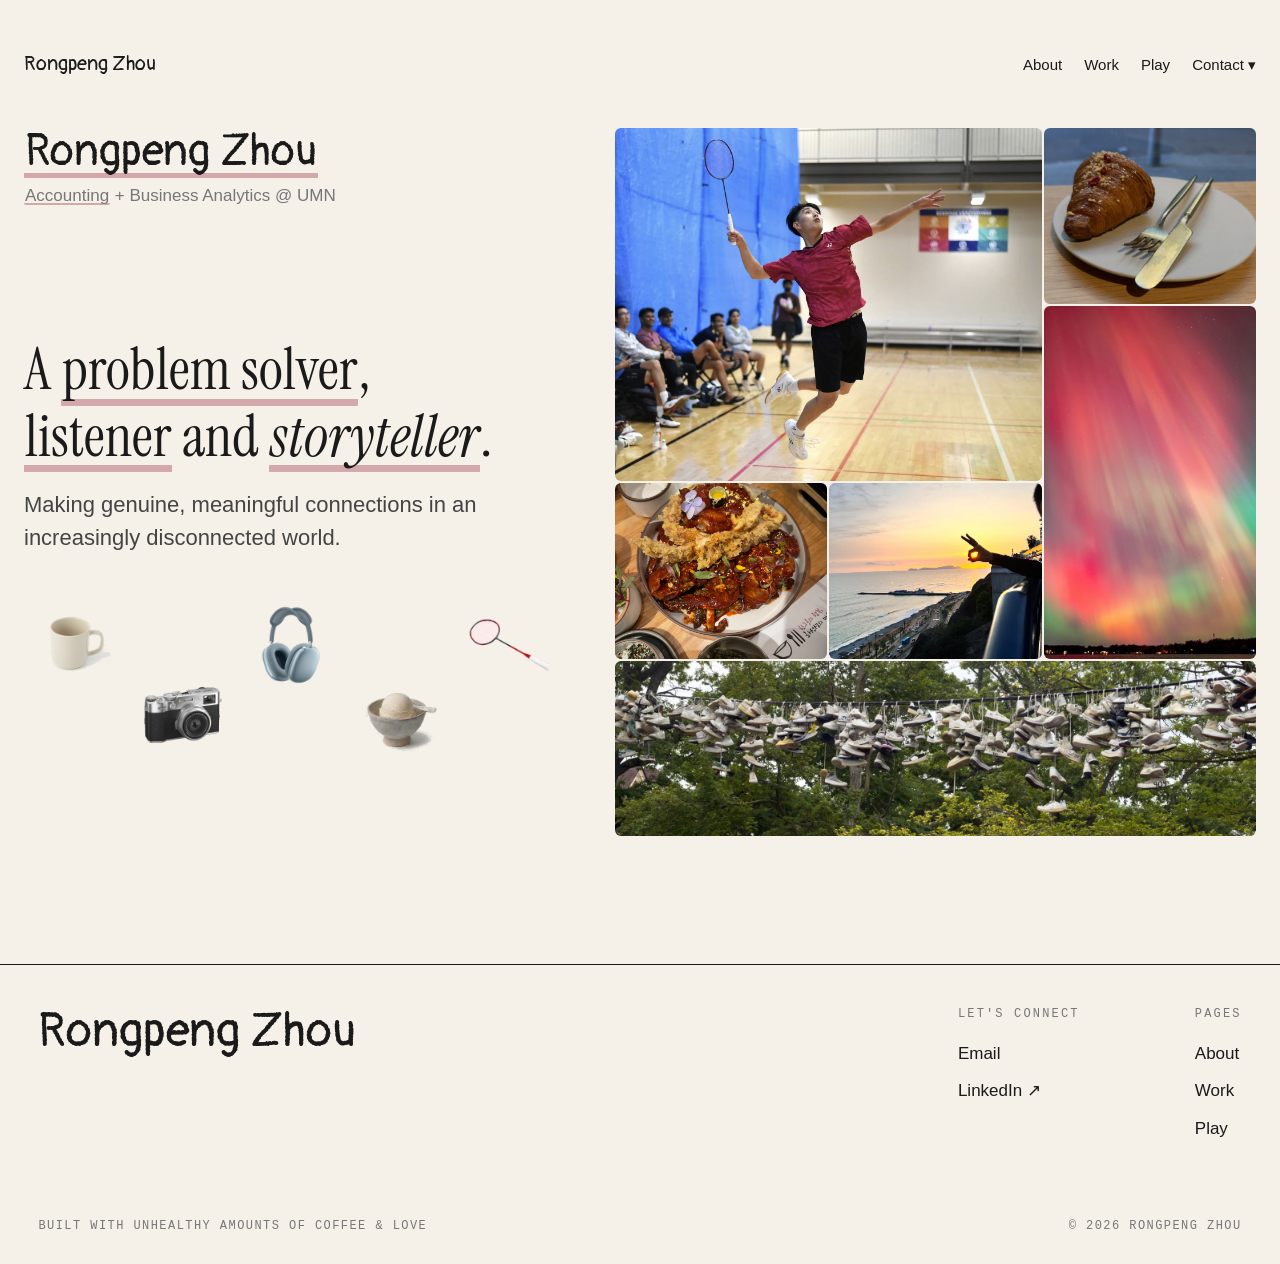
<file: index.html>
<!DOCTYPE html>
<!-- ═══════════════════════════════════════════════════════════════
     index.html — the homepage

     This file holds the CONTENT (words, links, photos).
       • Looks / colours / sizes  → home.css
       • Click behaviour + the text inside each detail card → home.js

     Sections, top to bottom:
       1. <head>    page title + fonts + stylesheet
       2. Header    your name, subtitle, nav links
       3. Intro     the one-sentence intro
       4. Five things  the row of icon buttons
       5. Stage     photo collage / detail card
       6. Footer

     Tip: everything inside a comment block like this one is ignored by browsers.
     ═══════════════════════════════════════════════════════════════ -->
<html lang="en">
<head>
  <meta charset="UTF-8">
  <!-- Makes the page scale properly on phones. Don't remove. -->
  <meta name="viewport" content="width=device-width, initial-scale=1.0">

  <!-- Text shown on the browser tab. -->
  <title>Rongpeng Zhou</title>

  <!-- Google Fonts: Pangolin (your name, titles), Patrick Hand (icon labels)
       and ZCOOL KuaiLe (your Chinese name, since Pangolin has no Chinese characters).
       To try a different font: pick one at fonts.google.com, replace the
       family= part of this link, then update font-family in home.css. -->
  <link rel="preconnect" href="https://fonts.googleapis.com">
  <link rel="preconnect" href="https://fonts.gstatic.com" crossorigin>
  <link href="https://fonts.googleapis.com/css2?family=Instrument+Serif:ital@0;1&family=Pangolin&family=Patrick+Hand&family=ZCOOL+KuaiLe&display=swap" rel="stylesheet">

  <!-- All the styling for this page. -->
  <link rel="stylesheet" href="css/home.css">
</head>
<body>

  <!-- Everything above the footer lives inside .page (max width + side padding set in home.css). -->
  <main class="page home">

    <!-- ───────── Header: name + nav ─────────
         The <u> around your name draws the highlighter band
         (styled in section 10 of home.css). Remove <u></u> to drop it.

         Your name is a button: clicking it swaps between the two names below
         (the swap itself happens in home.js).
           data-en = English name
           data-zh = Chinese name   ← TODO: type your Chinese name here
         The text inside <u> is what shows when the page first loads, so keep
         it the same as data-en. -->
    <header class="top">
      <!-- Top bar: small name (links back to the homepage) on the left,
           nav links on the right. Styled in section 3 of home.css. -->
      <div class="topbar">
        <a class="home-link" href="index.html">Rongpeng Zhou</a>

        <!-- Nav links. about.html and play.html don't exist yet; create them when you're ready.
             To add a page: copy one <a> line, change href (the file) and the text.
             Remember to update the "Pages" list in the footer too. -->
        <nav class="nav" aria-label="Main">
          <a href="about.html">About</a>
          <a href="work.html">Work</a>
          <a href="play.html">Play</a>
          <!-- Contact dropdown: clicking "Contact" opens a small menu with these
               links (the open/close is in js/nav.js, styles in section 3 of home.css).
               To add a link, copy one <a> line inside .contact-list. -->
          <div class="contact-menu">
            <button class="contact-toggle" type="button" aria-expanded="false" aria-controls="contact-list">Contact <span class="caret" aria-hidden="true">▾</span></button>
            <div class="contact-list" id="contact-list" hidden>
              <a href="mailto:ares.rongpeng.zhou07@gmail.com">Email</a>
              <a href="https://www.linkedin.com/in/zhourongpeng" target="_blank" rel="noopener">LinkedIn <span aria-hidden="true">↗</span></a>
            </div>
          </div>
        </nav>
      </div>

      <!-- Big underlined name + subtitle, below the top bar. -->
      <div class="who">
        <h1 class="name">
          <button class="name-toggle" id="name-toggle" type="button"
                  data-en="Rongpeng Zhou"
                  data-zh="周荣彭"
                  title="Click me!"><u id="name-text">Rongpeng Zhou</u></button>
        </h1>
        <!-- Subtitle under your name: edit the text freely.
             "Accounting" links to your coursework page (accounting.html) and
             gets the highlighter band from the <u>. To do the same for
             "Business Analytics", wrap it the same way and point it at a new page. -->
        <p class="study"><a href="accounting.html"><u>Accounting</u></a> + Business Analytics @ UMN</p>
      </div>
    </header>

    <!-- ───────── Two-column area ─────────
         On computers (900px wide or more): everything in .home-left (intro,
         hint, icons) sits on the LEFT, and the stage (photo gallery / card)
         sits on the RIGHT. On phones and narrow windows they stack, one
         above the other. Layout is in section 6b of home.css. -->
    <div class="home-split">
    <div class="home-left">

    <!-- ───────── Intro ─────────
         Wrap any word or phrase in <u>…</u> to give it the highlighter band.
         Line breaks here don't matter; the browser wraps the text automatically.

         The three highlighted words are buttons, just like the five icons:
         clicking one swaps the photo collage for a card explaining why you
         chose that word. Click it again (or press Esc) to go back.
         Each data-key must match a key in ITEMS inside home.js, which is
         where the card's title, photo and text live.
         To make another word clickable, wrap it like the ones below with a
         new data-key, and add a matching entry in ITEMS. -->
    <!-- The intro has two parts:
           <span class="lead">  the big headline (the three words), and
           the rest             the smaller grey line after it.
         class="fancy" gives a word the special slanted font. Move it to a
         different <u> (or add it to more) to change which words get it.
         Styles are in section 4 of home.css. -->
    <p class="intro">
      <span class="lead">A <button class="trait-word" data-key="problemsolver" aria-pressed="false"><u>problem solver</u></button>,
      <button class="trait-word" data-key="listener" aria-pressed="false"><u>listener</u></button> and
      <button class="trait-word" data-key="storyteller" aria-pressed="false"><u class="fancy">storyteller</u></button>.</span>
      Making genuine, meaningful connections in an increasingly disconnected world.
    </p>

    <!-- The written hint is switched off: the icons now do a little wiggle
         when the page loads instead (section 5 of home.css).
         To bring the hint back, move the line below out of this comment.
    <p class="hint">try tapping anything underlined</p>
    -->

    <!-- ───────── The five things ─────────
         Each button's data-key must match a key in ITEMS inside home.js.
         That's how clicking "coffee" knows to show the coffee card.

         • <span class="label"> is the icon's name. It's hidden on the page
           (screen readers still read it); the card title comes from ITEMS.
         • To change the card's title/description/photo: edit ITEMS in home.js.
         • To add a 6th thing: copy a whole <li>…</li> block, give it a new
           data-key (e.g. "music"), and add a matching "music: {…}" entry in home.js.

         The icon pictures live in images/icons/. To change one, replace the
         PNG there (square, transparent background) or point src at a new file.
    -->
    <ul class="five" aria-label="Five things that make me, me">
      <li>
        <button class="thing" data-key="coffee" aria-pressed="false">
          <span class="icon"><img src="images/icons/coffee.png" alt=""></span>
          <span class="label">Coffee</span>
        </button>
      </li>
      <li>
        <button class="thing" data-key="fuji" aria-pressed="false">
          <span class="icon"><img src="images/icons/camera.png" alt=""></span>
          <span class="label">Photography</span>
        </button>
      </li>
      <li>
        <button class="thing" data-key="headphones" aria-pressed="false">
          <span class="icon"><img src="images/icons/headphones.png" alt=""></span>
          <span class="label">Music</span>
        </button>
      </li>
      <li>
        <button class="thing" data-key="icecream" aria-pressed="false">
          <span class="icon"><img src="images/icons/icecream.png" alt=""></span>
          <span class="label">Foodie</span>
        </button>
      </li>
      <li>
        <button class="thing" data-key="badminton" aria-pressed="false">
          <span class="icon"><img src="images/icons/badminton.png" alt=""></span>
          <span class="label">Badminton</span>
        </button>
      </li>
    </ul>

    </div><!-- /.home-left -->

    <!-- ───────── Stage: shows the collage OR a detail card ─────────
         Only one of the two is visible at a time; home.js switches between them. -->
    <section class="stage" id="stage" aria-live="polite">

      <!-- Collage. TODO: swap these for whatever photos you pick.
           The layout is set up for exactly 6 tiles (see .collage in home.css).
           Tile 1 is the big one, tile 3 is the tall one (a portrait photo works
           best there), and tile 6 is the wide one.

           To change a photo: put the image in the images/collage folder and update src.
           File names are case-sensitive once the site is online (.JPG ≠ .jpg).
           alt = a short description for screen readers; update it to match the photo. -->
      <div class="collage" id="collage">
        <figure class="tile"><img src="images/collage/badminton-gym.jpg" alt="Jumping for a smash in front of a crowd"></figure>
        <figure class="tile"><img src="images/collage/barcelona-croissant.jpg" alt="A croissant in Barcelona"></figure>
        <figure class="tile"><img src="images/collage/aurora-pink.jpg" alt="Pink and green northern lights over a lake"></figure>
        <figure class="tile"><img src="images/collage/peru.JPG" alt="Sunset over the coast"></figure>
        <figure class="tile"><img src="images/collage/MasterHa.jpg" alt="A plate of food"></figure>
        <figure class="tile"><img src="images/collage/shoe-wire.jpg" alt="Sneakers hanging from a wire between the trees"></figure>
      </div>

      <!-- Detail card: filled in by home.js when a thing is clicked.
           These elements are empty on purpose; don't type content here,
           edit ITEMS in home.js instead. The ids must stay the same. -->
      <article class="detail" id="detail" hidden>
        <div class="detail-photo" id="detail-photo"></div>
        <div class="detail-text">
          <p class="detail-meta" id="detail-meta"></p>
          <h2 class="detail-title" id="detail-title"></h2>
          <p class="detail-desc" id="detail-desc"></p>
        </div>
      </article>

    </section>

    </div><!-- /.home-split -->

  </main>

  <!-- ───────── Footer ───────── -->
  <footer class="site-footer">
    <div class="footer-top">
      <p class="footer-name">Rongpeng Zhou</p>

      <div class="footer-cols">
        <!-- Contact links. To add one (e.g. Instagram, GitHub), copy the LinkedIn line
             and change the href and text. target="_blank" opens it in a new tab. -->
        <div class="footer-col">
          <p class="footer-label">Let's Connect</p>
          <a href="mailto:ares.rongpeng.zhou07@gmail.com">Email</a>
          <a href="https://www.linkedin.com/in/zhourongpeng" target="_blank" rel="noopener">LinkedIn <span aria-hidden="true">↗</span></a>
        </div>

        <!-- Keep this list in sync with the nav links at the top. -->
        <div class="footer-col">
          <p class="footer-label">Pages</p>
          <a href="about.html">About</a>
          <a href="work.html">Work</a>
          <a href="play.html">Play</a>
        </div>
      </div>
    </div>

    <div class="footer-bottom">
      <!-- TODO: edit this message to whatever you like.
           (&amp; is how you write "&" in HTML.) -->
      <p class="footer-note">Built with unhealthy amounts of coffee &amp; love</p>
      <!-- The year updates itself automatically (see the end of home.js);
           2026 is only a fallback. -->
      <p class="footer-note">© <span id="year">2026</span> Rongpeng Zhou</p>
    </div>
  </footer>

  <!-- Loads the click behaviour. Keep this at the end of <body> so the page
       content exists before the script runs. -->
  <script src="js/home.js"></script>
  <script src="js/nav.js"></script>
</body>
</html>
</file>
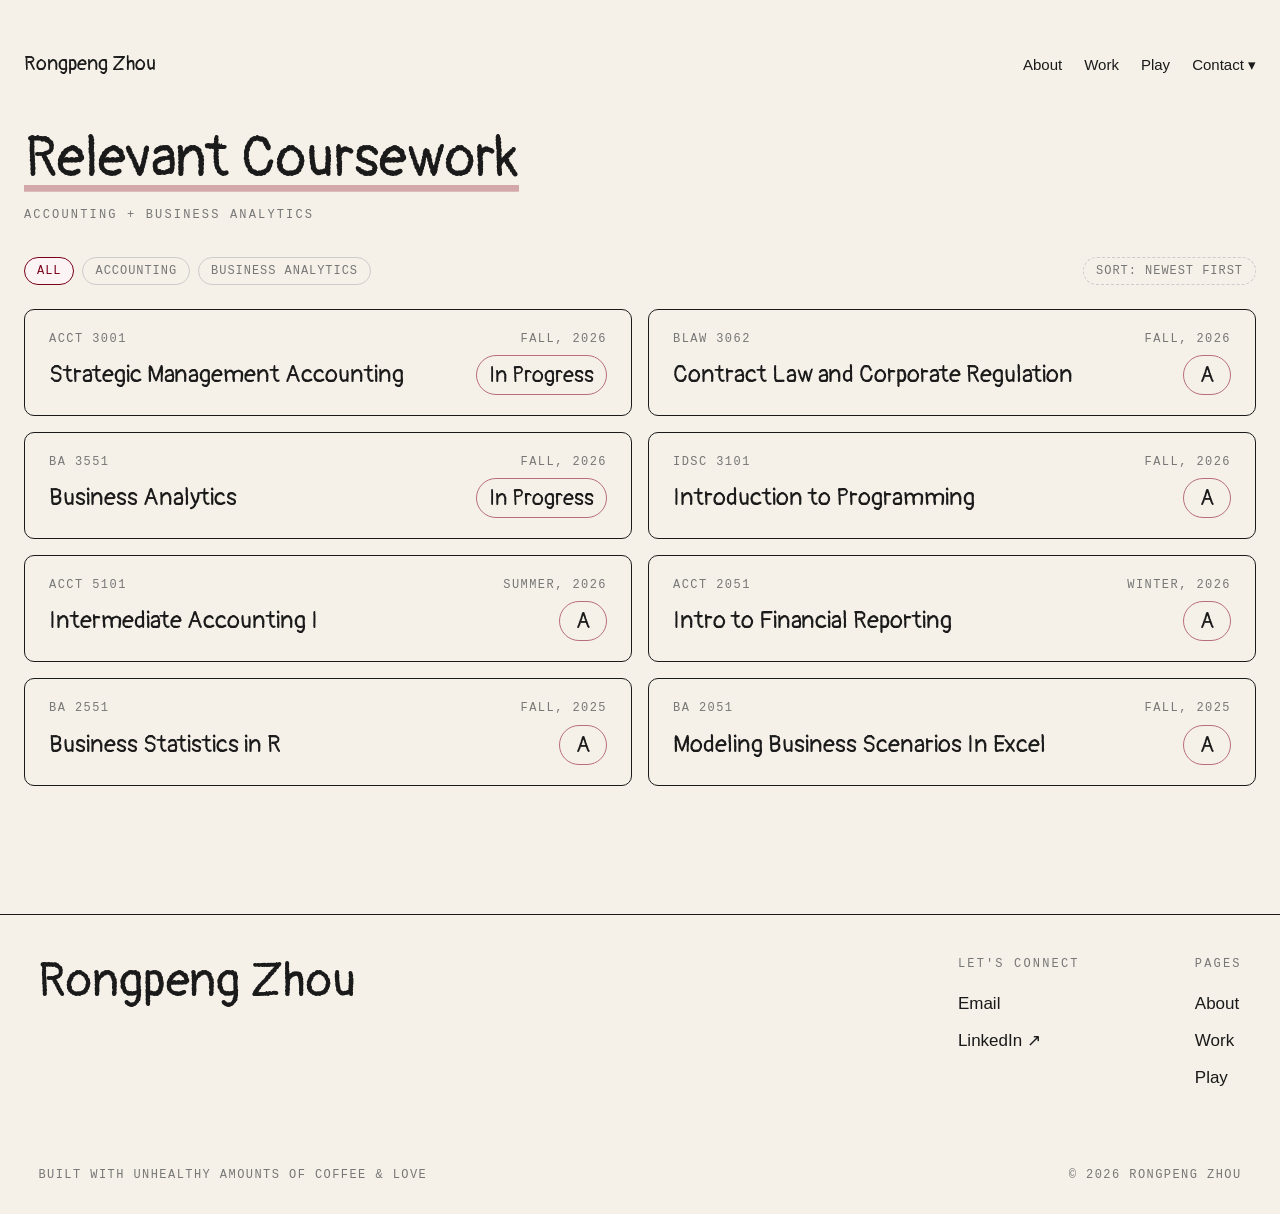
<file: accounting.html>
<!DOCTYPE html>
<!-- ═══════════════════════════════════════════════════════════════
     accounting.html — your relevant coursework (Accounting + Business Analytics)

     Opens when someone clicks "Accounting" under your name on the homepage.

       • Looks: home.css (shared header/footer/colours) + coursework.css (this layout)
       • Every "TODO" below is placeholder text to replace with your own.

     Sections, top to bottom:
       1. Header         same as the homepage; your name links back home
       2. Title block    label, big title, short intro
       3. Courses        one card per course
       4. Footer
     ═══════════════════════════════════════════════════════════════ -->
<html lang="en">
<head>
  <meta charset="UTF-8">
  <meta name="viewport" content="width=device-width, initial-scale=1.0">
  <!-- Text on the browser tab. -->
  <title>Relevant Coursework · Rongpeng Zhou</title>
  <link rel="preconnect" href="https://fonts.googleapis.com">
  <link rel="preconnect" href="https://fonts.gstatic.com" crossorigin>
  <link href="https://fonts.googleapis.com/css2?family=Pangolin&family=Patrick+Hand&display=swap" rel="stylesheet">
  <!-- home.css first (shared styles), then coursework.css (this page's layout). Keep this order. -->
  <link rel="stylesheet" href="css/home.css">
  <link rel="stylesheet" href="css/coursework.css">
</head>
<body>

  <main class="page">

    <!-- ───────── 1. Header ─────────
         Same as the homepage, except your name is a link home.
         If you change the nav on the homepage, change it here too. -->
    <header class="top">
      <!-- Top bar: small name (links home) + nav. The big name + subtitle
           from the homepage are left out on purpose on this page. -->
      <div class="topbar">
        <a class="home-link" href="index.html">Rongpeng Zhou</a>
        <nav class="nav" aria-label="Main">
          <a href="about.html">About</a>
          <a href="work.html">Work</a>
          <a href="play.html">Play</a>
          <!-- Contact dropdown: clicking "Contact" opens a small menu with these
               links (the open/close is in js/nav.js, styles in section 3 of home.css).
               To add a link, copy one <a> line inside .contact-list. -->
          <div class="contact-menu">
            <button class="contact-toggle" type="button" aria-expanded="false" aria-controls="contact-list">Contact <span class="caret" aria-hidden="true">▾</span></button>
            <div class="contact-list" id="contact-list" hidden>
              <a href="mailto:ares.rongpeng.zhou07@gmail.com">Email</a>
              <a href="https://www.linkedin.com/in/zhourongpeng" target="_blank" rel="noopener">LinkedIn <span aria-hidden="true">↗</span></a>
            </div>
          </div>
        </nav>
      </div>
    </header>

    <article class="coursework">

      <!-- ───────── 2. Title block ───────── -->
      <!-- The <u> gives the title the highlighter band. Clicking the title
           goes back to the homepage (this replaced the "← back home" link). -->
      <h1 class="page-title"><a class="title-home" href="index.html" title="Back home"><u>Relevant Coursework</u></a></h1>
      <p class="page-kicker">Accounting + Business Analytics</p>
      <p class="page-lede">
      </p>

      <!-- ───────── Filters ─────────
           These buttons are wired up by js/coursework.js; you don't need to
           edit them. They read the data-subject
           on each course card below.
           Tip: a link to accounting.html#business-analytics opens this page
           with "Business Analytics" already selected (#accounting works too). -->
      <div class="filters" aria-label="Filter courses">
        <div class="filter-group" role="group" aria-label="Subject">
          <button class="chip" type="button" data-filter="subject" data-value="all" aria-pressed="true">All</button>
          <button class="chip" type="button" data-filter="subject" data-value="accounting" aria-pressed="false">Accounting</button>
          <button class="chip" type="button" data-filter="subject" data-value="business-analytics" aria-pressed="false">Business Analytics</button>
        </div>
        <button class="sort-toggle" type="button" id="sort-toggle" data-order="newest">Sort: Newest first</button>
      </div>

      <!-- ───────── 3. Courses ─────────
           Each <li class="course"> is one course card. To add a course, copy a
           whole <li class="course">…</li> block and change the text. To remove
           one, delete its block.

           On each <li class="course"> (used by the filter buttons):
             data-subject   accounting  or  business-analytics

           Sorting (newest/oldest) reads the course-term text, e.g.
           "Fall, 2025", so just type the term and it sorts itself.
           Use one of: Winter, Spring, Summer, Fall, then the year.

           Inside each card:
             course-code    e.g. ACCT 2050 (shown top left)
             course-term    e.g. Fall 2025 (shown top right)
             course-name    the course title
             course-grade   your grade, e.g. A or A- (shown on the right).
                            Replace only the "TODO"; keep the hidden
                            "Grade: " part, which screen readers read aloud.

           Business Analytics example (copy, paste, fill in):
             <li class="course" data-subject="business-analytics">
               <div class="course-top">
                 <span class="course-code">MSBA 0000</span>
                 <span class="course-term">Fall, 2026</span>
               </div>
               <div class="course-main">
                 <h2 class="course-name">Course name</h2>
                 <span class="course-grade"><span class="sr-only">Grade: </span>A</span>
               </div>
             </li>
           The order you list them in doesn't matter; the page sorts them. -->
      <ul class="course-list" id="course-list">

        <li class="course" data-subject="accounting">
          <div class="course-top">
            <span class="course-code">ACCT 2051</span>
            <span class="course-term">Winter, 2026</span>
          </div>
          <div class="course-main">
            <h2 class="course-name">Intro to Financial Reporting</h2>
            <span class="course-grade"><span class="sr-only">Grade: </span>A</span>
          </div>
        </li>

        <li class="course" data-subject="accounting">
          <div class="course-top">
            <span class="course-code">ACCT 3001</span>
            <span class="course-term">Fall, 2026</span>
          </div>
          <div class="course-main">
            <h2 class="course-name">Strategic Management Accounting</h2>
            <span class="course-grade"><span class="sr-only">Grade: </span>In Progress</span>
          </div>
        </li>

        <li class="course" data-subject="accounting">
          <div class="course-top">
            <span class="course-code">BLAW 3062</span>
            <span class="course-term">Fall, 2026</span>
          </div>
          <div class="course-main">
            <h2 class="course-name">Contract Law and Corporate Regulation</h2>
            <span class="course-grade"><span class="sr-only">Grade: </span>A</span>
          </div>
        </li>

        <li class="course" data-subject="accounting">
          <div class="course-top">
            <span class="course-code">ACCT 5101</span>
            <span class="course-term">Summer, 2026</span>
          </div>
          <div class="course-main">
            <h2 class="course-name">Intermediate Accounting I</h2>
            <span class="course-grade"><span class="sr-only">Grade: </span>A</span>
          </div>
        </li>

        <li class="course" data-subject="business-analytics">
          <div class="course-top">
            <span class="course-code">BA 2551</span>
            <span class="course-term">Fall, 2025</span>
          </div>
          <div class="course-main">
            <h2 class="course-name">Business Statistics in R</h2>
            <span class="course-grade"><span class="sr-only">Grade: </span>A</span>
          </div>
        </li>

        <li class="course" data-subject="business-analytics">
          <div class="course-top">
            <span class="course-code">BA 3551</span>
            <span class="course-term">Fall, 2026</span>
          </div>
          <div class="course-main">
            <h2 class="course-name">Business Analytics</h2>
            <span class="course-grade"><span class="sr-only">Grade: </span>In Progress</span>
          </div>
        </li>

        <li class="course" data-subject="business-analytics">
          <div class="course-top">
            <span class="course-code">BA 2051</span>
            <span class="course-term">Fall, 2025</span>
          </div>
          <div class="course-main">
            <h2 class="course-name">Modeling Business Scenarios In Excel</h2>
            <span class="course-grade"><span class="sr-only">Grade: </span>A</span>
          </div>
        </li>

        <li class="course" data-subject="business-analytics">
          <div class="course-top">
            <span class="course-code">IDSC 3101</span>
            <span class="course-term">Fall, 2026</span>
          </div>
          <div class="course-main">
            <h2 class="course-name">Introduction to Programming</h2>
            <span class="course-grade"><span class="sr-only">Grade: </span>A</span>
          </div>
        </li>
      </ul>

      <!-- Shown by js/coursework.js when no course matches the filters. -->
      <p class="course-empty" id="course-empty" hidden>Nothing here yet. More courses coming soon!</p>

    </article>

  </main>

  <!-- ───────── 4. Footer ─────────
       Same as the homepage. If you change the footer there, change it here too. -->
  <footer class="site-footer">
    <div class="footer-top">
      <p class="footer-name">Rongpeng Zhou</p>

      <div class="footer-cols">
        <div class="footer-col">
          <p class="footer-label">Let's Connect</p>
          <a href="mailto:ares.rongpeng.zhou07@gmail.com">Email</a>
          <a href="https://www.linkedin.com/in/zhourongpeng" target="_blank" rel="noopener">LinkedIn <span aria-hidden="true">↗</span></a>
        </div>

        <div class="footer-col">
          <p class="footer-label">Pages</p>
          <a href="about.html">About</a>
          <a href="work.html">Work</a>
          <a href="play.html">Play</a>
        </div>
      </div>
    </div>

    <div class="footer-bottom">
      <p class="footer-note">Built with unhealthy amounts of coffee &amp; love</p>
      <p class="footer-note">© <span id="year">2026</span> Rongpeng Zhou</p>
    </div>
  </footer>

  <!-- Keeps the © year current. (This page doesn't need home.js.) -->
  <script>document.getElementById("year").textContent = new Date().getFullYear();</script>
  <!-- Course filters + sorting. -->
  <script src="js/coursework.js"></script>
  <script src="js/nav.js"></script>
</body>
</html>
</file>
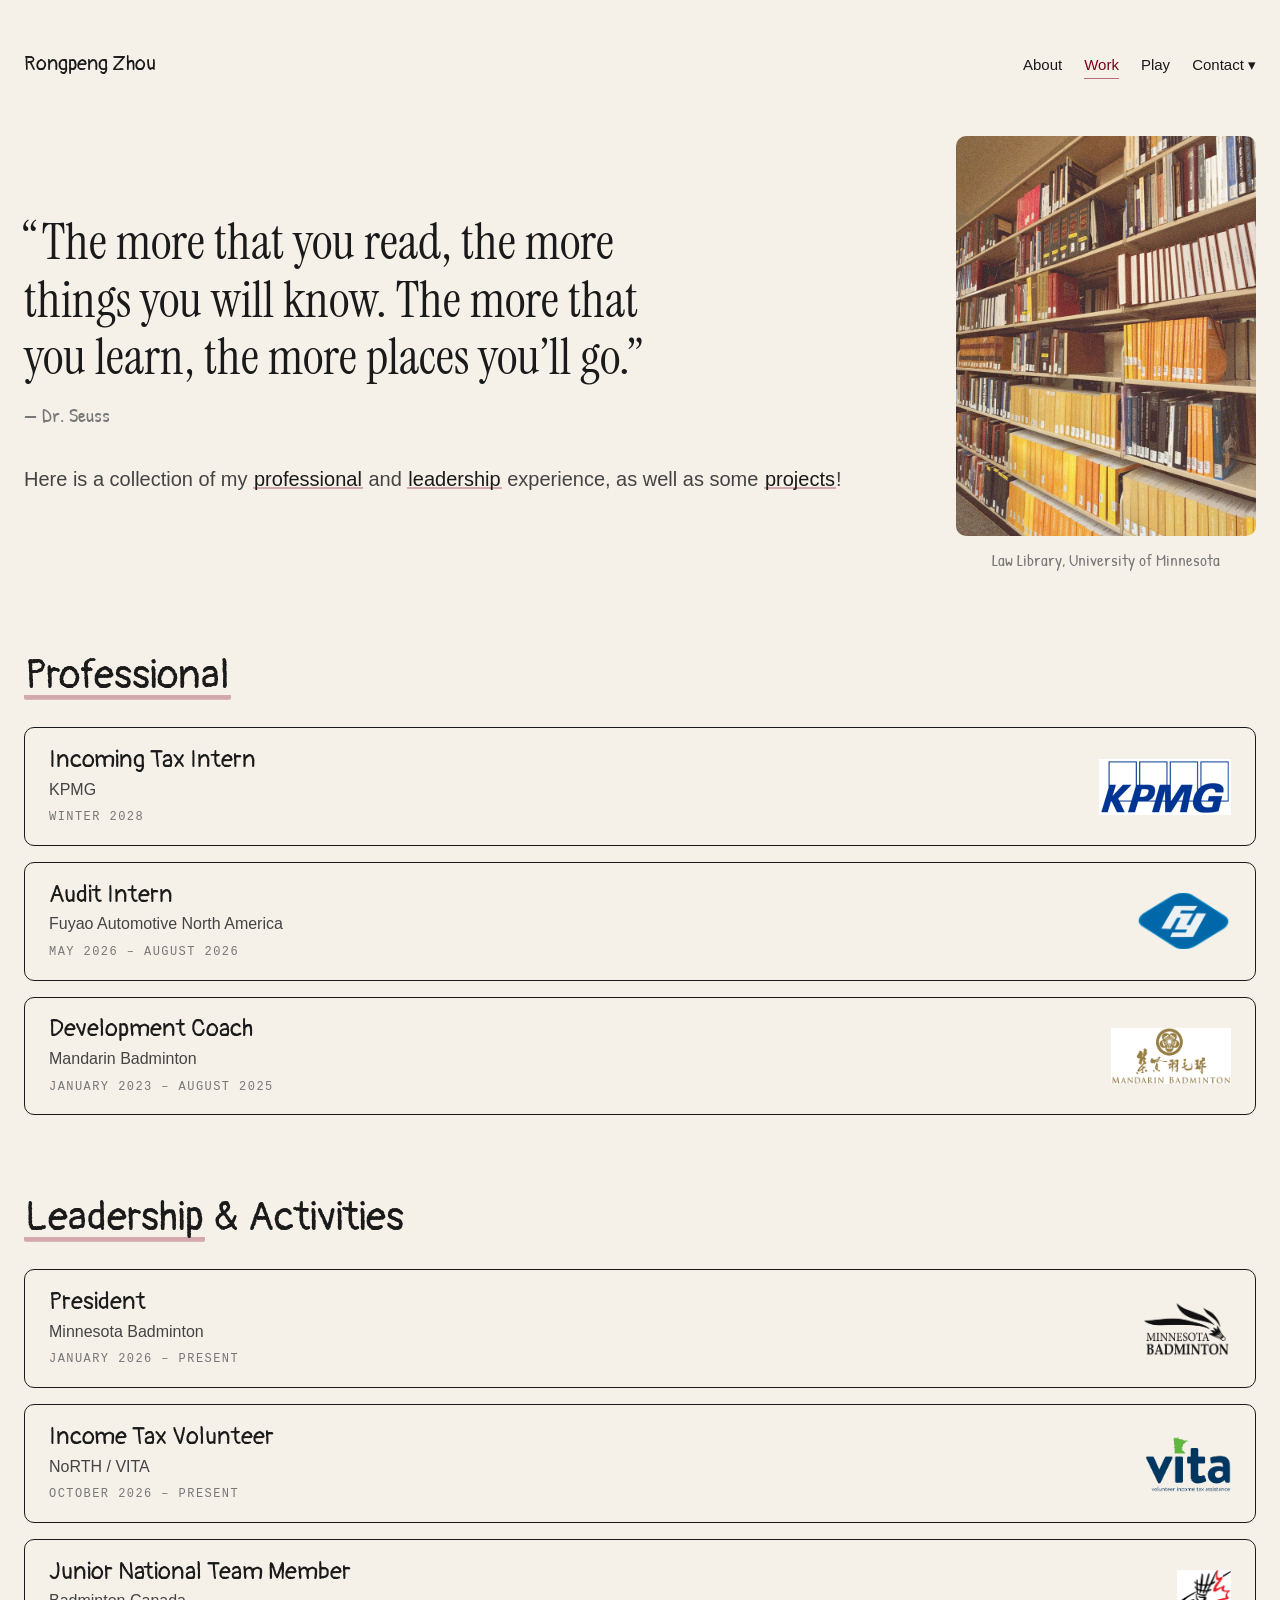
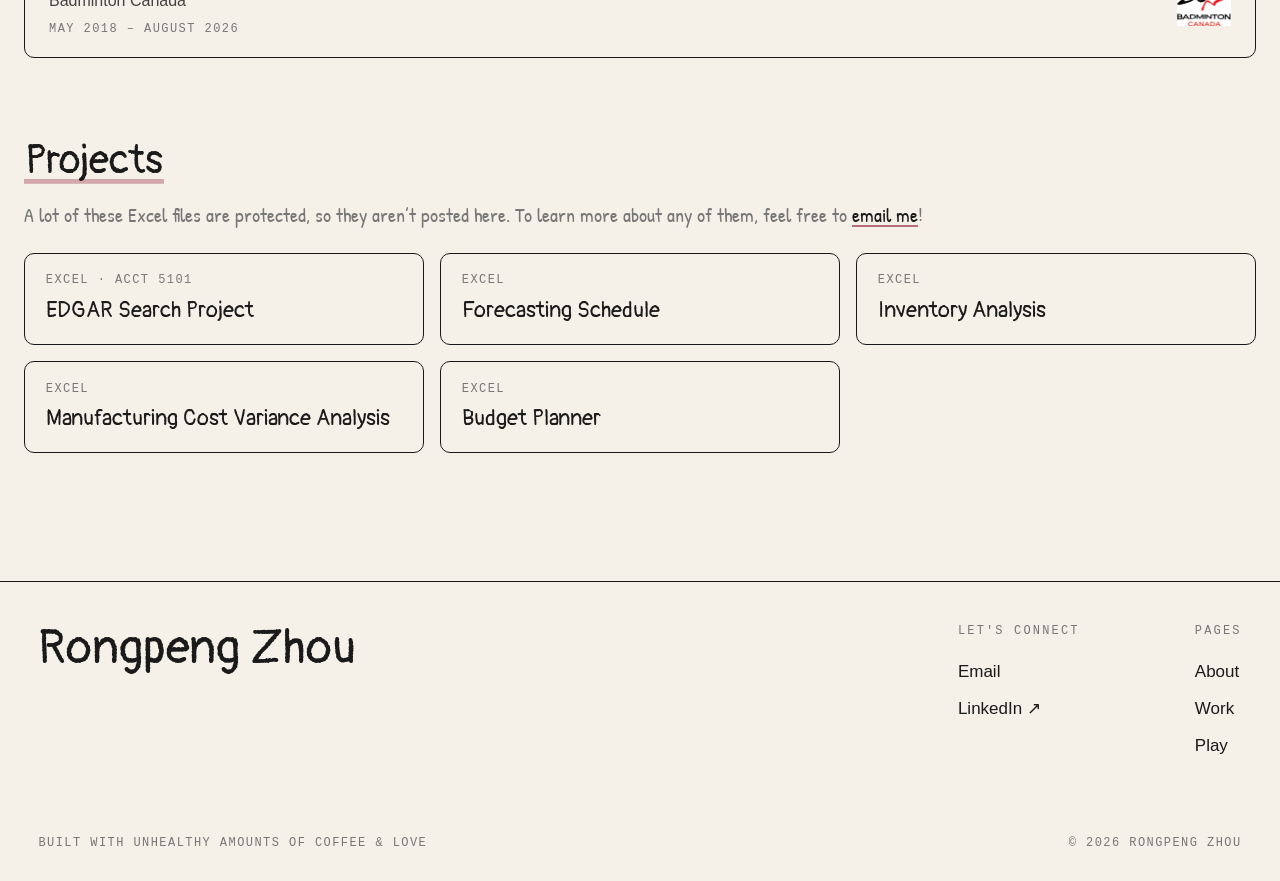
<file: work.html>
<!DOCTYPE html>
<!-- ═══════════════════════════════════════════════════════════════
     work.html — professional experience, leadership and projects

       • Looks: home.css (shared header/footer/colours) + work.css (this page)
       • The old version of this page is saved in old/work-old.html.

     Sections, top to bottom:
       1. Header         same as the homepage
       2. Quote + intro  the Dr. Seuss quote and the one-line description;
                         the underlined words jump to the sections below
       3. Professional
       4. Leadership & Activities
       5. Projects
       6. Footer

     To add an experience: copy a whole <li>…</li> block in Professional
     or Leadership and change the words. To add a project: copy a <li class="project">.
     ═══════════════════════════════════════════════════════════════ -->
<html lang="en">
<head>
  <meta charset="UTF-8">
  <meta name="viewport" content="width=device-width, initial-scale=1.0">
  <!-- Text on the browser tab. -->
  <title>Work · Rongpeng Zhou</title>
  <link rel="preconnect" href="https://fonts.googleapis.com">
  <link rel="preconnect" href="https://fonts.gstatic.com" crossorigin>
  <link href="https://fonts.googleapis.com/css2?family=Instrument+Serif:ital@0;1&family=Pangolin&family=Patrick+Hand&display=swap" rel="stylesheet">
  <!-- home.css first (shared styles), then work.css (this page's layout). Keep this order. -->
  <link rel="stylesheet" href="css/home.css">
  <link rel="stylesheet" href="css/work.css">
</head>
<body>

  <main class="page">

    <!-- ───────── 1. Header ─────────
         Same as the homepage. If you change the nav there, change it here too.
         aria-current="page" marks "Work" as the page you're on (it stays underlined). -->
    <header class="top">
      <div class="topbar">
        <a class="home-link" href="index.html">Rongpeng Zhou</a>
        <nav class="nav" aria-label="Main">
          <a href="about.html">About</a>
          <a href="work.html" aria-current="page">Work</a>
          <a href="play.html">Play</a>
          <!-- Contact dropdown (open/close in js/nav.js, styles in section 3 of home.css). -->
          <div class="contact-menu">
            <button class="contact-toggle" type="button" aria-expanded="false" aria-controls="contact-list">Contact <span class="caret" aria-hidden="true">▾</span></button>
            <div class="contact-list" id="contact-list" hidden>
              <a href="mailto:ares.rongpeng.zhou07@gmail.com">Email</a>
              <a href="https://www.linkedin.com/in/zhourongpeng" target="_blank" rel="noopener">LinkedIn <span aria-hidden="true">↗</span></a>
            </div>
          </div>
        </nav>
      </div>
    </header>

    <!-- ───────── 2. Quote + intro ─────────
         Wrap words in <u>…</u> to give them the highlighter band. -->
    <section class="work-intro">
      <!-- Left column: quote + intro line. Right column: the photo (on phones
           the photo moves below). Layout is in section 2 of work.css. -->
      <div class="intro-text">
      <blockquote class="quote">
        <p>“The more that you read, the more things you will know.
        The more that you learn, the more places you’ll go.”</p>
        <footer class="quote-by">— Dr. Seuss</footer>
      </blockquote>

      <!-- Each underlined word jumps to its section below (href="#id" must
           match the id on that section). -->
      <p class="work-lede">
        Here is a collection of my
        <a href="#professional"><u>professional</u></a> and
        <a href="#leadership"><u>leadership</u></a> experience, as well as some
        <a href="#projects"><u>projects</u></a>!
      </p>
      </div>

      <!-- Photo beside the quote. To change it: put a new photo in images/work,
           update src and alt, and change the location line underneath. -->
      <figure class="intro-photo">
        <img src="images/work/library.jpg" alt="Rows of colorful books on library shelves">
        <figcaption class="intro-photo-loc">Law Library, University of Minnesota</figcaption>
      </figure>
    </section>


    <!-- ───────── 3. Professional ─────────
         Each experience is one slim row: position, company and dates on the
         left, logo on the right. Clicking the row pops it out into a bigger
         card in the middle of the screen (js/work.js) showing the details.
         HOW IT'S BUILT: <details> = the whole row; <summary> = the part that's
         always visible; <div class="role-body"> = the details shown in the pop-out card.
         <span class="role-loc"> = the location; it only shows in the pop-out
         card, under the company name. Delete the line to leave it out.
         To add one: copy a whole <li>…</li> block and change the words. -->
    <section class="work-section" id="professional">
      <h2 class="section-title"><u>Professional</u></h2>

      <ul class="roles">

        <!-- Upcoming internship. Update the paragraphs once you know your tax practice. -->
        <li>
          <details class="role">
            <summary class="role-summary">
              <span class="role-info">
                <span class="role-title">Incoming Tax Intern</span>
                <span class="role-org">KPMG</span>
                <span class="role-loc">Minneapolis, Minnesota</span>
                <span class="role-date">Winter 2028</span>
              </span>
              <img class="role-logo" src="images/logos/KPMG.png" alt="KPMG logo">
            </summary>
            <div class="role-body">
              <div class="role-desc">
                <p>I’ll be joining KPMG’s Minneapolis office as a Tax Intern in Winter 2028!</p>
                <p>I am excited for the opportunity to expereince public accounting and tax!</p>
              </div>
              <p class="role-links">
                <a href="https://kpmg.com/us/en.html" target="_blank" rel="noopener">KPMG ↗</a>
              </p>
            </div>
          </details>
        </li>

        <li>
          <details class="role">
            <summary class="role-summary">
              <span class="role-info">
                <span class="role-title">Audit Intern</span>
                <span class="role-org">Fuyao Automotive North America</span>
                <span class="role-loc">Plymouth, Michigan</span>
                <span class="role-date">May 2026 – August 2026</span>
              </span>
              <img class="role-logo" src="images/logos/Fuyao.png" alt="Fuyao logo">
            </summary>
            <div class="role-body">
              <div class="role-desc">
                <p>I was an audit intern on FANA's finance team. I mainly supported the month-end close, helped with reconciliations, accruals and financial statement preparation.</p>
                <p>My main focus was product costing and inventory valuation. I used Excel models (XLOOKUP, PivotTables, SUMIFS, Crossreferencing) for automotive glass costs, traced yield variances back to their cause, and reviewed about 75 PO's a week in Oracle ERP.</p>
                <p>I also got exposure to managerial accounting (Contribution Income Statement, Segment margin, Costing Accounting) and saw how a subsidiary’s statements consolidate into the parent group.</p>
              </div>
              <p class="role-links">
                <a href="https://fuyaousa.com/" target="_blank" rel="noopener">Fuyao USA ↗</a>
                <a href="https://www.fuyaogroup.com/en/" target="_blank" rel="noopener">Fuyao Group ↗</a>
              </p>
            </div>
          </details>
        </li>

        <li>
          <details class="role">
            <summary class="role-summary">
              <span class="role-info">
                <span class="role-title">Development Coach</span>
                <span class="role-org">Mandarin Badminton</span>
                <span class="role-loc">Markham, Ontario, Canada</span>
                <span class="role-date">January 2023 – August 2025</span>
              </span>
              <img class="role-logo" src="images/logos/Mandarin Badminton.png" alt="Mandarin Badminton logo">
            </summary>
            <div class="role-body">
              <div class="role-desc">
                <p>As a beginner, Senior players often coached me or offered me advice. I would not have achieved the results I did had it not been for them. This was a way for me to pay it forward.</p>
                <p>I coached junior players at the club ranging from provincial level to national and Pan Am medalists. I offered real-time technical and tactical feed back during sparring sessions, and led training sessions to help players prepare for tournaments.
              </div>
              <p class="role-links">
                <a href="https://mandarinbadminton.com/" target="_blank" rel="noopener">Mandarin Badminton ↗</a>
              </p>
            </div>
          </details>
        </li>

      </ul>
    </section>


    <!-- ───────── 4. Leadership & Activities ─────────
         Same slim rows as Professional (see the note there). -->
    <section class="work-section" id="leadership">
      <h2 class="section-title"><u>Leadership</u> &amp; Activities</h2>

      <ul class="roles">

        <li>
          <details class="role">
            <summary class="role-summary">
              <span class="role-info">
                <span class="role-title">President</span>
                <span class="role-org">Minnesota Badminton</span>
                <span class="role-loc">Minneapolis, Minnesota</span>
                <span class="role-date">January 2026 – Present</span>
              </span>
              <img class="role-logo" src="images/logos/MN badminton Logo.png" alt="Minnesota Badminton logo">
            </summary>
            <div class="role-body">
              <div class="role-desc">
                <p>I lead a 501(c)(3) nonprofit growing badminton across Minnesota. As the president, I am running board meetings, delegating, and ensuring events aligned with our mission and goal</p>
                <p>I plan the Minnesota Open (300+ players, $30K+ budget) and track expenses and participation data in Excel to guide future planning.</p>
              </div>
              <p class="role-links">
                <a href="https://www.minnesotabadminton.com/" target="_blank" rel="noopener">Minnesota Badminton ↗</a>
              </p>
            </div>
          </details>
        </li>

        <!-- VITA: add a paragraph about your experience after the 2027 tax season. -->
        <li>
          <details class="role">
            <summary class="role-summary">
              <span class="role-info">
                <span class="role-title">Income Tax Volunteer</span>
                <span class="role-org">NoRTH / VITA</span>
                <span class="role-loc">Minneapolis, Minnesota</span>
                <span class="role-date">October 2026 – Present</span>
              </span>
              <img class="role-logo" src="images/logos/VITA.png" alt="VITA (Volunteer Income Tax Assistance) logo">
            </summary>
            <div class="role-body">
              <div class="role-desc">
                <p>VITA (Volunteer Income Tax Assistance) is an IRS program that offers free tax return preparation to people who qualify.</p>
                <p>I’m currently completing the training to become a certified volunteer, and I’ll be helping prepare returns during the 2027 tax season.</p>
              </div>
              <p class="role-links">
                <a href="https://www.irs.gov/individuals/free-tax-return-preparation-for-qualifying-taxpayers" target="_blank" rel="noopener">IRS VITA program ↗</a>
              </p>
            </div>
          </details>
        </li>

        <li>
          <details class="role">
            <summary class="role-summary">
              <span class="role-info">
                <span class="role-title">Junior National Team Member</span>
                <span class="role-org">Badminton Canada</span>
                <span class="role-loc">Ottawa, Canada</span>
                <span class="role-date">May 2018 – August 2026</span>
              </span>
              <img class="role-logo" src="images/logos/BCAN logo.png" alt="Badminton Canada logo">
            </summary>
            <div class="role-body">
              <div class="role-desc">
                <p>I spent nine years on Canada’s junior national team and was ranked No. 1 nationally in doubles and mixed doubles. I achieved 9 Pan American Junior podium finishes (2 Gold, 4 Silver, 3 Bronze) and a Top 32 finish at the BWF World Junior Championships.</p>
              </div>
              <p class="role-links">
                <a href="https://www.badminton.ca/" target="_blank" rel="noopener">Badminton Canada ↗</a>
                <!-- Press links. The "#:~:text=..." part makes the browser scroll to and
                     highlight that text on the page, so readers land on the section about you. -->
                <a href="https://www.badmintonpanam.org/pan-am-junior-players-shined-in-canada-pan-am-junior-2019/#:~:text=Rongpeng%20Zhou" target="_blank" rel="noopener">Pan Am Juniors 2019 ↗</a>
                <a href="https://www.badmintonontario.ca/podium-finishes-for-ontario-badminton-athletes-at-2023-junior-pan-am-championships/#:~:text=Ares%20Rongpeng%20Zhou" target="_blank" rel="noopener">Pan Am Juniors 2023 ↗</a>
                <a href="https://www.badminton.ca/news/156545/Badminton-Canada-Announces-the-players#:~:text=Ares%20Rongpeng%20Zhou" target="_blank" rel="noopener">Team Canada 2024 ↗</a>
              </p>
            </div>
          </details>
        </li>

      </ul>
    </section>


    <!-- ───────── 5. Projects ─────────
         The small grey line (project-tag) = the tool, and the course if any. Add a short description
         in <p class="project-desc"> when you're ready; leave it out until then. -->
    <section class="work-section" id="projects">
      <h2 class="section-title"><u>Projects</u></h2>
      <p class="projects-note">
        A lot of these Excel files are protected, so they aren’t posted here.
        To learn more about any of them, feel free to
        <a href="mailto:ares.rongpeng.zhou07@gmail.com">email me</a>!
      </p>

      <ul class="projects">
        <li class="project">
          <p class="project-tag">Excel · ACCT 5101</p>
          <h3 class="project-title">EDGAR Search Project</h3>
        </li>
        <li class="project">
          <p class="project-tag">Excel</p>
          <h3 class="project-title">Forecasting Schedule</h3>
        </li>
        <li class="project">
          <p class="project-tag">Excel</p>
          <h3 class="project-title">Inventory Analysis</h3>
        </li>
        <li class="project">
          <p class="project-tag">Excel</p>
          <h3 class="project-title">Manufacturing Cost Variance Analysis</h3>
        </li>
        <li class="project">
          <p class="project-tag">Excel</p>
          <h3 class="project-title">Budget Planner</h3>
        </li>
      </ul>
    </section>

  </main>

  <!-- ───────── 6. Footer ─────────
       Same as the homepage. If you change the footer there, change it here too. -->
  <footer class="site-footer">
    <div class="footer-top">
      <p class="footer-name">Rongpeng Zhou</p>

      <div class="footer-cols">
        <div class="footer-col">
          <p class="footer-label">Let's Connect</p>
          <a href="mailto:ares.rongpeng.zhou07@gmail.com">Email</a>
          <a href="https://www.linkedin.com/in/zhourongpeng" target="_blank" rel="noopener">LinkedIn <span aria-hidden="true">↗</span></a>
        </div>

        <div class="footer-col">
          <p class="footer-label">Pages</p>
          <a href="about.html">About</a>
          <a href="work.html">Work</a>
          <a href="play.html">Play</a>
        </div>
      </div>
    </div>

    <div class="footer-bottom">
      <p class="footer-note">Built with unhealthy amounts of coffee &amp; love</p>
      <p class="footer-note">© <span id="year">2026</span> Rongpeng Zhou</p>
    </div>
  </footer>

  <script>document.getElementById("year").textContent = new Date().getFullYear();</script>
  <!-- Pop-out card: empty on purpose. When a row is clicked, js/work.js
       copies that row's words into it and grows it out of the row.
       Styles: section 4b of css/work.css. -->
  <div class="role-pop" id="role-pop" hidden>
    <div class="role-pop-backdrop"></div>
    <div class="role-pop-card" role="dialog" aria-modal="true" aria-label="Experience details">
      <button class="role-pop-close" type="button" aria-label="Close">×</button>
      <div class="role-pop-content"></div>
    </div>
  </div>

  <script src="js/nav.js"></script>
  <script src="js/work.js"></script>
</body>
</html>
</file>
<file: css/home.css>
/* ═══════════════════════════════════════════════════════════════
   home.css — styles for the homepage (index.html)

   HOW THIS FILE IS ORGANISED (top to bottom):
     1. Reset + colour variables     ← change site colours here
     2. Page wrapper + fade-in animation
     3. Header (name, subtitle, nav)
     4. Intro sentence
     5. The five things (icon buttons)
     6. Stage: photo collage + detail card
     7. Mobile layout (screens ≤ 640px)
     8. Footer
     9. Reduced-motion settings
    10. Highlighter band (name + intro words)
    11. Clickable intro words (hover + selected effect)
    12. Clickable "Accounting" in the subtitle (hover effect)

   QUICK TIPS
   - "px" = fixed size, "rem" = relative to the base font size (1rem ≈ 16px),
     "em" = relative to the current text size.
   - Anything written as var(--something) reads a colour/value from :root
     below, so changing it there updates it everywhere.
   - If you change a size for desktop, check whether the same thing is
     also set again inside the Mobile section (7) further down.
   ═══════════════════════════════════════════════════════════════ */


/* ── 1. Reset ──────────────────────────────────────────────────
   Removes the browser's default margins/padding so spacing is only
   what this file sets. You shouldn't need to touch this. */
*, *::before, *::after {
  box-sizing: border-box;
  margin: 0;
  padding: 0;
}

/* Colour + shape variables used throughout the page.
   CHANGE HERE to restyle the whole site at once. */
:root {
  --bg: #F5F0E8;          /* page background ("oat milk") on EVERY page: body, footer,
                             Contact dropdown, selected icon. Change it here only. */
  --ink: #1a1a1a;         /* main text colour (near-black) */
  --muted: #777;          /* grey for secondary text (subtitle, labels) */
  --line: #e6e6e6;        /* light grey for divider lines */
  --accent: #7a0019;      /* UMN maroon: hover colours, selected icon */
  --underline: #B76E79;   /* colour of EVERY underline: highlighter band, nav + footer
                             hover lines, quote line on the trait pages. Change it here only. */
  --band: rgba(183, 110, 121, 0.55);  /* the highlighter band under words: --underline, see-through.
                                         Raise 0.55 (up to 1) for a stronger band. */
  --frame: #1f1f23;       /* (not used right now) dark frame colour for the collage */
  --radius: 10px;         /* corner roundness of the detail card */
}

/* Base text for the whole page. font-size here is the default body size. */
body {
  font-family: -apple-system, BlinkMacSystemFont, "Segoe UI", Helvetica, Arial, sans-serif;
  font-size: 15px;
  line-height: 1.6;       /* space between lines of text (1.6 × font size) */
  color: var(--ink);
  background: var(--bg);  /* page background: set by --bg at the top of this file */
}

/* Stops images from overflowing their containers. */
img { display: block; max-width: 100%; }


/* ── 2. Page wrapper ───────────────────────────────────────────
   .page is the <main> element that holds everything above the footer. */
.page {
  max-width: 1280px;             /* how wide the content can get; raise for a wider site */
  margin: 0 auto;                /* centres the content horizontally */
  padding: 3rem 1.5rem 4rem;     /* space: top, left/right, bottom */
  animation: rise 0.7s ease both;/* the fade-up when the page loads; delete this line to remove it */
}

/* The page-load animation: starts invisible and 20px lower, ends in place. */
@keyframes rise {
  from { opacity: 0; transform: translateY(20px); }
  to   { opacity: 1; transform: none; }
}


/* ── 3. Header ─────────────────────────────────────────────────
   A top bar (small name on the left, nav links on the right), then
   your big underlined name + subtitle underneath it. */
.topbar {
  display: flex;
  justify-content: space-between;  /* pushes small name left and nav right */
  align-items: baseline;
  gap: 1.5rem;
}

/* Small name in the top-left corner. Clicking it goes to the homepage. */
.home-link {
  font-family: "Pangolin", cursive;
  font-size: 20px;
  color: var(--ink);
  text-decoration: none;
}
.home-link:hover { color: var(--accent); }

/* The big name block: margin-top = how far it sits below the top bar. */
.who { margin-top: 3rem; }

/* Your name at the top. The highlighter band under it is in section 10. */
.name {
  font-family: "Pangolin", cursive;  /* handwritten font, loaded from Google Fonts in index.html */
  font-size: 44px;                   /* desktop size; mobile size is in section 7 */
  font-weight: 400;
  line-height: 1.1;
}

/* Your name is a clickable button (it swaps to your Chinese name; see home.js).
   This strips the default button look so it still looks like plain text. */
.name-toggle {
  all: unset;
  cursor: pointer;
  display: inline-block;
  transition: opacity 0.2s ease, transform 0.2s ease;  /* speed of the swap fade */
}
/* Small tilt on hover as a hint that it's clickable, like the icons.
   Change -1.5deg to 0deg to turn it off. */
.name-toggle:hover { transform: rotate(-1.5deg); }
/* Keyboard focus ring (for people navigating with Tab). */
.name-toggle:focus-visible { outline: 2px solid var(--accent); outline-offset: 4px; border-radius: 4px; }
/* Added by home.js mid-swap: the name fades out and lifts slightly, then comes back. */
.name-toggle.is-swapping { opacity: 0; transform: translateY(-6px); }
/* Font for your Chinese name. ZCOOL KuaiLe is loaded in index.html; the others
   are built-in fallbacks (Mac, Windows). Other Google Fonts options to try:
   "Ma Shan Zheng" (brush calligraphy), "Long Cang" (casual handwriting).
   Note: ZCOOL KuaiLe only covers simplified characters; anything else falls back. */
.name [lang="zh"] {
  font-family: "ZCOOL KuaiLe", "PingFang SC", "Microsoft YaHei", sans-serif;
}

/* "Accounting + Business Analytics @ University of Minnesota" */
.study {
  margin-top: 6px;     /* gap between your name and this line */
  font-size: 17px;
  color: var(--muted);
}

/* Nav links: About / Work / Play / Contact */
.nav {
  display: flex;
  gap: 22px;           /* space between links */
}

.nav a {
  color: var(--ink);
  text-decoration: none;
  font-size: 15px;
  position: relative;  /* needed for the animated underline below */
}

/* Animated underline on nav links: a thin maroon line that grows from
   left to right on hover. height = thickness, bottom = distance below text. */
.nav a::after {
  content: "";
  position: absolute;
  left: 0; right: 0; bottom: -2px;
  height: 1.5px;
  background: var(--underline);
  transform: scaleX(0);           /* starts at zero width */
  transform-origin: left;         /* grows from the left; use "center" to grow from the middle */
  transition: transform 0.25s ease;/* speed of the grow animation */
}

.nav a:hover { color: var(--accent); }
.nav a:hover::after { transform: scaleX(1); }

/* "Contact" dropdown in the nav. The button looks like the other nav
   links; clicking it opens a small card with Email + LinkedIn under it. */
.contact-menu { position: relative; }

.contact-toggle {
  all: unset;
  cursor: pointer;
  font-size: 15px;
  color: var(--ink);
  position: relative;               /* for the underline, same as the links */
}
.contact-toggle::after {            /* same grow-in underline as the nav links */
  content: "";
  position: absolute;
  left: 0; right: 0; bottom: -2px;
  height: 1.5px;
  background: var(--underline);
  transform: scaleX(0);
  transform-origin: left;
  transition: transform 0.25s ease;
}
.contact-toggle:hover,
.contact-toggle[aria-expanded="true"] { color: var(--accent); }
.contact-toggle:hover::after,
.contact-toggle[aria-expanded="true"]::after { transform: scaleX(1); }
.contact-toggle:focus-visible { outline: 2px solid var(--accent); outline-offset: 3px; border-radius: 4px; }

/* The little ▾ arrow flips when the menu is open. */
.caret { display: inline-block; font-size: 1em; transition: transform 0.2s ease; }
.contact-toggle[aria-expanded="true"] .caret { transform: rotate(180deg); }

/* The dropdown card. right: 0 lines it up with the right edge of "Contact". */
.contact-list {
  position: absolute;
  top: calc(100% + 10px);           /* 10px gap below "Contact" */
  right: 0;
  z-index: 20;                      /* sits above the photos */
  min-width: 150px;
  display: flex;
  flex-direction: column;
  padding: 6px;
  background: var(--bg);
  border: 1.5px solid var(--ink);
  border-radius: 12px;
  box-shadow: 0 8px 22px rgba(0, 0, 0, 0.08);
}
.contact-list[hidden] { display: none; }
.nav .contact-list a {
  padding: 8px 12px;
  border-radius: 8px;
  white-space: nowrap;
}
.nav .contact-list a::after { display: none; }   /* no underline inside the card */
.nav .contact-list a:hover { background: #fbf3f4; }


/* ── 4. Intro ──────────────────────────────────────────────────
   Two parts: a big headline ("A problem solver, listener, and
   storyteller", the .lead) and a smaller grey follow-up line
   ("making genuine, meaningful connections…", the rest of .intro). */
.intro {
  margin: 3.5rem 0 1rem;    /* space above and below (below is small so the hint sits close) */
  font-size: 20px;          /* size of the smaller follow-up line */
  line-height: 1.5;
  color: #444;              /* colour of the follow-up line (slightly lighter than the headline) */
  max-width: 30rem;         /* how wide the intro can get before wrapping */
}
/* The headline part, in Instrument Serif (loaded in index.html). */
.intro .lead {
  display: block;           /* puts the follow-up on its own line underneath */
  font-family: "Instrument Serif", Georgia, serif;
  font-size: 44px;          /* headline size; mobile size is in section 7 */
  line-height: 1.25;
  color: var(--ink);
  margin-bottom: 12px;      /* gap between the headline and the follow-up */
}
/* Words marked class="fancy" in index.html (currently just "storyteller"):
   the slanted (italic) version of the headline font.
   To make it upright like the rest, delete this rule. */
.intro .fancy {
  font-style: italic;
}

/* The "try tapping anything underlined" hint under the intro.
   NOT USED RIGHT NOW: it's commented out in index.html (the icons wiggle
   instead). These rules only matter if you bring it back. */
.hint {
  font-family: "Patrick Hand", cursive;
  font-size: 18px;
  color: var(--muted);
  margin-bottom: 2.5rem;
}


/* ── 5. The five things ────────────────────────────────────────
   The row of five round icons. Every 2nd one is pushed down to make
   the zig-zag (up, down, up, down, up). */
.five {
  list-style: none;                /* removes bullet points */
  display: flex;
  justify-content: space-between;  /* spreads the icons evenly across the width */
  padding-bottom: 56px;            /* room for the lowered items; keep equal to the translateY below */
  margin-top: 2.5rem;              /* gap between the intro and the icons */
  margin-bottom: 1.5rem;           /* gap between the icons and the collage */
}

/* How far the 2nd and 4th icons drop. Set to 0 for a straight row
   (and set padding-bottom above to 0 as well). */
.five li:nth-child(even) { transform: translateY(56px); }

/* The "I'm clickable" wiggle: when the page loads, each emoji gives one
   quick wiggle, one after another, then stops for good.
   - 0.6s = how long each wiggle lasts
   - the delays below = when each icon starts (they go left to right)
   - to turn it off, delete the "animation:" line
   Visitors with "reduce motion" switched on don't see it (section 9). */
.icon-ph,
.icon img {
  display: inline-block;           /* needed so the emoji can rotate */
  animation: wiggle 0.6s ease-in-out both;
  animation-delay: 1s;
}
.five li:nth-child(2) .icon-ph,
.five li:nth-child(2) .icon img { animation-delay: 1.12s; }
.five li:nth-child(3) .icon-ph,
.five li:nth-child(3) .icon img { animation-delay: 1.24s; }
.five li:nth-child(4) .icon-ph,
.five li:nth-child(4) .icon img { animation-delay: 1.36s; }
.five li:nth-child(5) .icon-ph,
.five li:nth-child(5) .icon img { animation-delay: 1.48s; }

@keyframes wiggle {
  0%, 100% { transform: rotate(0) scale(1); }
  20%      { transform: rotate(-14deg) scale(1.12); }
  40%      { transform: rotate(10deg) scale(1.12); }
  60%      { transform: rotate(-6deg) scale(1.06); }
  80%      { transform: rotate(3deg) scale(1.02); }
}

/* Each icon is a <button>. This strips default button styling. */
.thing {
  all: unset;
  cursor: pointer;
  display: flex;
  flex-direction: column;
  align-items: center;
  -webkit-tap-highlight-color: transparent;
}

/* Each icon. Normally it's just the emoji with a highlighter band under it
   (like the underlined words). When it's clicked, the band is swapped for
   the maroon circle (see "Selected icon" below). */
.icon {
  width: 84px;                  /* circle size; mobile size is in section 7 */
  height: 84px;
  border-radius: 50%;           /* makes it a circle; use e.g. 16px for a rounded square */
  display: grid;
  place-items: center;          /* centres the emoji/image in the circle */
  border: 2px solid transparent; /* invisible until selected (keeps the size the same) */
  /* No underline under the emoji. To bring one back, replace "transparent" with:
       linear-gradient(var(--underline), var(--underline)) 50% 74% / 55% 5px no-repeat */
  background: transparent;
  transition: transform 0.25s ease, border-color 0.25s ease, box-shadow 0.25s ease;
}

/* Placeholder emoji size (☕ 📷 🎧 🍦 🏸). */
.icon-ph { font-size: 34px; line-height: 1; }

/* Used once you swap the emojis for real <img> icons.
   85% = how much of the circle the image fills. */
.icon img {
  width: 85%;
  height: 85%;
  object-fit: contain;
}
/* Racket size. 85% matches the other icons; about 72% keeps its head and
   grip fully inside the circle when it's selected. */
.thing[data-key="badminton"] .icon img { width: 85%; height: 85%; }

/* The name of each icon (e.g. "coffee"). Hidden normally; on computers
   it fades in under the icon when the mouse hovers over it, like a
   little handwritten note. Phones (no hover) never show it.
   Screen readers always read it, so keep the text in index.html. */
.thing { position: relative; }       /* the name is positioned under its icon */
.label {
  position: absolute;
  width: 1px;
  height: 1px;
  overflow: hidden;
  clip: rect(0 0 0 0);
  white-space: nowrap;
}
@media (hover: hover) {
  .label {
    width: auto;
    height: auto;
    clip: auto;
    overflow: visible;
    top: 100%;                       /* just under the icon */
    left: 50%;
    transform: translate(-50%, -2px);
    margin-top: 4px;
    font-family: "Patrick Hand", cursive;
    font-size: 17px;
    color: var(--accent);
    opacity: 0;                      /* invisible until hover */
    pointer-events: none;
    transition: opacity 0.2s ease, transform 0.2s ease;
  }
  .thing:hover .label,
  .thing:focus-visible .label {
    opacity: 1;
    transform: translate(-50%, 2px); /* slides down a touch as it appears */
  }
}

/* Hover: the circle lifts 4px and tilts 4°. Change the numbers to adjust. */
.thing:hover .icon { transform: translateY(-4px) rotate(-4deg); }
/* Keyboard focus ring (for people navigating with Tab). Keep this for accessibility. */
.thing:focus-visible .icon { outline: 2px solid var(--accent); outline-offset: 4px; }

/* Selected icon (the one whose card is open): the band disappears and a
   maroon circle appears, with a soft shadow, slightly bigger.
   home.js sets aria-pressed="true" on the clicked one. */
.thing[aria-pressed="true"] .icon {
  border: 2px solid var(--accent);
  background: var(--bg);        /* also removes the band */
  box-shadow: 0 8px 22px rgba(122, 0, 25, 0.18);
  transform: translateY(-4px) scale(1.06);
}


/* ── 6. Stage (collage ⇄ detail card) ──────────────────────────
   The area under the icons. Shows the photo collage by default, or a
   detail card when an icon is clicked. home.js handles the swap. */
.stage {
  transition: opacity 0.22s ease, height 0.35s ease;  /* fade + resize speed */
  overflow: hidden;
}
/* Added by home.js briefly while switching, to fade the stage out. */
.stage.is-fading { opacity: 0; }

/* Makes the HTML "hidden" attribute always win. Don't remove. */
[hidden] { display: none !important; }

/* Collage: 6 tiles, always fills the rectangle.
   HOW THE LAYOUT WORKS: grid-template-areas is a little map of the grid.
   Each letter is one photo; repeating a letter makes that photo span
   multiple cells. Desktop is 4 columns × 3 rows:
       a a b c      a = big photo (2×2)
       a a d c      c = tall photo on the right (1×3)
       e f f c      f = wide photo (2×1)
   To use a different number of photos, change grid-template-areas
   and add/remove the matching .tile:nth-child rules below. */
.collage {
  display: grid;
  gap: 2px;                     /* space between photos (was 8px); 0 = no gaps */
  /* No frame around the photos. To bring the dark frame back, add:
       padding: 8px; background: var(--frame); border-radius: 14px; */
  aspect-ratio: 3 / 2;          /* shape of the collage (width / height); 16 / 9 = wider, 1 / 1 = square */
  grid-template-columns: repeat(4, 1fr);
  grid-template-rows: repeat(3, 1fr);
  grid-template-areas:
    "a a b c"
    "a a d c"
    "e f f c";
}

/* Links each photo (in the order they appear in index.html) to a letter above. */
.tile { overflow: hidden; border-radius: 6px; min-height: 0; }  /* border-radius = photo corner roundness */
.tile:nth-child(1) { grid-area: a; }
.tile:nth-child(2) { grid-area: b; }
.tile:nth-child(3) { grid-area: c; }
.tile:nth-child(4) { grid-area: d; }
.tile:nth-child(5) { grid-area: e; }
.tile:nth-child(6) { grid-area: f; }

/* Photos fill their tile and get cropped to fit (object-fit: cover). */
.tile img {
  width: 100%;
  height: 100%;
  object-fit: cover;
  transition: transform 0.5s ease;
}
/* Hover zoom on collage photos. 1.05 = 5% bigger; set to 1 to turn off. */
.tile:hover img { transform: scale(1.05); }

/* Detail card: photo on the left, text on the right.
   2fr 3fr = photo takes 2 parts of the width, text takes 3. */
.detail {
  display: grid;
  grid-template-columns: 2fr 3fr;
  border: 1.5px solid var(--ink);   /* outline around the card */
  border-radius: var(--radius);
  overflow: hidden;
}

/* The photo side of the card.
   The ::before line sets the photo's MINIMUM shape: padding-top 125% =
   5 tall for every 4 wide (portrait). Use 100% for square, 75% for 4:3.
   If the text is longer than that, the card grows and the photo
   stretches to match, so text never gets cut off. */
.detail-photo {
  position: relative;
  background: #f1f1f1;
}
.detail-photo::before {
  content: "";
  display: block;
  padding-top: 125%;
}
/* The photo / placeholder / Spotify player fills the whole photo area. */
.detail-photo > * {
  position: absolute;
  inset: 0;
  width: 100%;
  height: 100%;
}
.detail-photo img { object-fit: cover; }

/* Cards with fit: "whole" in home.js (computers only): the whole photo
   is shown (nothing cropped), and the empty space beside it is filled
   with a blurred, slightly darker copy of the same photo.
   blur(18px) = how soft the background is; brightness(0.85) = how dark.
   Phones keep the normal crop, which suits their tall, narrow photo space. */
.photo-blur { display: none; }
@media (min-width: 900px) {
  .detail-photo.fit-whole { overflow: hidden; }
  .detail-photo.fit-whole img { object-fit: contain; }
  .detail-photo > .photo-blur {
    display: block;
    inset: -30px;                   /* bigger than the box so the blur has no pale edges */
    width: auto;
    height: auto;
    background-position: center;
    background-size: cover;
    filter: blur(18px) brightness(0.85);
  }
}

/* Spotify player (a card with spotify: "…" in home.js shows this instead of a photo).
   12px = white space around the player; border-radius = its corner roundness. */
.detail.has-embed .detail-photo { background: var(--bg); }
.detail-photo iframe {
  inset: 12px;
  width: calc(100% - 24px);
  height: calc(100% - 24px);
  border: 0;
  border-radius: 12px;
}

/* Striped "photo coming soon" box, shown when an item in home.js has photo: "". */
.photo-ph {
  width: 100%;
  height: 100%;
  display: grid;
  place-items: center;
  font-family: "Patrick Hand", cursive;
  font-size: 18px;
  color: #999;
  background: repeating-linear-gradient(45deg, #f4f4f4 0 12px, #ebebeb 12px 24px);
}

/* The text side of the card, with a maroon divider line on its left. */
.detail-text {
  padding: 1.5rem 1.75rem;              /* inner spacing: top/bottom, left/right */
  border-left: 1.5px solid var(--accent);
  display: flex;
  flex-direction: column;
  gap: 10px;                            /* space between date line, title, description */
}

/* The small grey line (place · date · time · location), in the bottom-right
   corner of the card, below the title and description.
     order: 1        = shown after the title + description (delete to move it back above the title)
     margin-top: auto = pushed down to the bottom of the card
     text-align      = "right" or "left" */
.detail-meta {
  font-size: 13px;
  color: var(--muted);
  letter-spacing: 0.02em;
  text-align: right;
  order: 1;
  margin-top: auto;
  padding-top: 10px;   /* minimum gap above it when the text is long */
}
/* The place name as a map link: same grey, thin underline in the underline colour. */
.detail-meta a {
  color: inherit;
  text-decoration: underline;
  text-decoration-color: var(--underline);
  text-decoration-thickness: 1.5px;
  text-underline-offset: 3px;
}
.detail-meta a:hover,
.detail-meta a:focus-visible { color: var(--accent); }
.detail-title { font-family: "Pangolin", cursive; font-weight: 400; font-size: 28px; line-height: 1.2; }
.detail-desc { color: #444; }  /* description paragraph */


/* ── 6b. Computer layout: words + icons left, gallery right ─────
   Only applies when the window is 900px wide or more. Narrower windows
   (and phones) keep the stacked layout from the sections above.
   To change when it switches, edit 900px in the line below. */
@media (min-width: 900px) {
  /* The whole page is one grid on computers:
       bar   bar        ← small name + nav, full width
       who   stage      ← big name      | gallery / card starts here…
       left  stage      ← intro + icons | …and runs down to the bottom
     min-height: 100vh makes the page at least one screen tall, so the
     gallery ends just above the bottom of the screen and the footer
     starts just below it.
     display: contents on .top and .home-split lets their insides sit
     directly in this grid. */
  /* .home = the homepage only (<main class="page home"> in index.html),
     so other pages that share this stylesheet keep their normal layout. */
  .home {
    min-height: 100vh;
    display: grid;
    grid-template-columns: 1fr 1.2fr; /* left : right width. Bigger second number = wider gallery */
    column-gap: 3.5rem;              /* space between the two columns */
    grid-template-rows: auto auto 1fr;
    grid-template-areas:
      "bar  bar"
      "who  stage"
      "left stage";
  }
  .home .top, .home .home-split { display: contents; }
  .home .topbar { grid-area: bar; }
  .home .who    { grid-area: who; }             /* its margin-top (section 3) = gap under the top bar */
  .home-left {
    grid-area: left;
    margin-top: 3.5rem;              /* minimum gap between your name and the headline */
    align-self: center;              /* centres the headline + icons in the space beside the gallery; "start" = sit right under your name */
  }
  .stage {
    grid-area: stage;
    margin-top: 3rem;                /* keep equal to .who's margin-top so the right side lines up with your name */
    align-self: stretch;             /* fill the full height of its area */
    position: relative;              /* the gallery is pinned inside this box (see .collage below) */
  }
  .intro { margin-top: 0; }          /* the gap above now comes from .home-split */
  .five { margin-bottom: 0; }

  /* Bigger intro + icons on computers, so the left side fills more of
     the gallery's height. Phones use the sizes in section 7. */
  .intro { font-size: 22px; }                    /* grey follow-up line */
  .intro .lead {
    font-size: 58px;                             /* headline */
    line-height: 1.15;
    margin-bottom: 18px;
    text-wrap: balance;                          /* evens out the two headline lines */
  }
  .hint { font-size: 20px; margin-bottom: 3rem; }
  .icon { width: 100px; height: 100px; }         /* icon circle */
  .icon-ph { font-size: 46px; }                  /* the emoji inside */
  .five { padding-bottom: 70px; }                /* keep equal to the translateY below */
  .five li:nth-child(even) { transform: translateY(70px); }

  /* Gallery on computers: 3 columns × 4 rows. Its height comes from the
     page, not from a fixed shape.
       a a b       a = big photo         c = tall photo (2 rows)
       a a c       b, d, e = small       f = wide strip across the bottom
       d e c
       f f f
     The .tile lines below decide which photo goes where. The number is
     the photo's position in the list in index.html (1 = first). */
  .collage {
    position: absolute;              /* fill the right side exactly (top of your name → */
    inset: 0;                        /* bottom of the screen); photos can't stretch it taller */
    aspect-ratio: auto;
    grid-template-columns: repeat(3, minmax(0, 1fr));
    grid-template-rows: repeat(4, minmax(0, 1fr));
    grid-template-areas:
      "a a b"
      "a a c"
      "d e c"
      "f f f";
  }
  .tile:nth-child(1) { grid-area: a; }   /* gym smash → big */
  .tile:nth-child(2) { grid-area: b; }   /* barcelona croissant → small, top right */
  .tile:nth-child(3) { grid-area: c; }   /* pink northern lights → tall */
  .tile:nth-child(5) { grid-area: d; }   /* food → small */
  .tile:nth-child(4) { grid-area: e; }   /* peru sunset → small */
  .tile:nth-child(6) { grid-area: f; }   /* shoes on the wire → wide bottom */

  /* Detail card on computers: fills exactly the space the gallery uses,
     so opening a card never makes the page longer than one screen.
     Photo on top, title + description underneath. The text takes the
     place of the gallery's bottom row (the shoes photo), and the photo
     fills the rest, cropped to fit.
       25% = the text area's height, same as one gallery row.
     If a description needs more room than that, the text area grows
     and the photo gets a little shorter, so nothing is ever cut off. */
  .detail {
    position: absolute;
    inset: 0;
    grid-template-columns: 1fr;
    grid-template-rows: minmax(0, 1fr) minmax(25%, auto);
  }
  .detail-photo::before { padding-top: 0; }
  .detail-text {
    border-left: none;
    border-top: 1.5px solid var(--accent);
    padding: 0.9rem 1.5rem 0.8rem;
    /* Title on the left, place/date line on the right of the same row,
       description underneath across the full width. */
    display: grid;
    grid-template-columns: auto 1fr;
    grid-template-areas:
      "title meta"
      "desc  desc";
    align-items: baseline;
    align-content: start;
    gap: 6px 1.5rem;
  }
  .detail-title { grid-area: title; }
  .detail-meta  { grid-area: meta; margin-top: 0; padding-top: 0; }
  .detail-desc  { grid-area: desc; }
  .detail-title { font-size: 28px; }                     /* card title on computers */
  .detail-desc { font-size: 16px; line-height: 1.55; }   /* card description on computers */
}


/* ── 7. Mobile (screens 640px wide or less) ────────────────────
   Everything in here overrides the desktop rules above on phones.
   If you change a size above and it doesn't change on your phone,
   it's probably being overridden here. */
@media (max-width: 640px) {
  .page { padding: 1.75rem 1rem 3rem; }

  .name { font-size: 30px; }
  .study { font-size: 14px; }

  /* Header on phones: big name on the left, nav links stacked vertically
     on the right (same row). The small top-left name is hidden here;
     delete the .home-link line to bring it back.
     display: contents lets the nav step out of the top bar so it can sit
     beside the big name. */
  .top {
    display: grid;
    grid-template-columns: 1fr auto;   /* name takes the space, nav hugs the right */
    gap: 1rem;
    align-items: start;
  }
  .topbar { display: contents; }
  .home-link { display: none; }
  .who { grid-column: 1; grid-row: 1; margin-top: 0; }
  .nav {
    grid-column: 2; grid-row: 1;
    flex-direction: column;
    align-items: flex-end;
    gap: 4px;
    padding-top: 2px;
  }
  .nav a { font-size: 15px; }

  .intro { font-size: 16px; margin: 2.5rem 0 0.75rem; }
  .intro .lead { font-size: 33px; margin-bottom: 8px; }
  .hint { font-size: 16px; margin-bottom: 2rem; }

  /* Smaller zig-zag and smaller icons on phones. */
  .five li:nth-child(even) { transform: translateY(40px); }
  .five { padding-bottom: 40px; margin-top: 2rem; }
  .icon { width: 58px; height: 58px; }
  .icon-ph { font-size: 24px; }

  /* Taller collage on phones: 3 columns × 4 rows.
       a a b
       a a c
       d e c
       f f c                                       */
  .collage {
    aspect-ratio: 3 / 4;
    grid-template-columns: repeat(3, 1fr);
    grid-template-rows: repeat(4, 1fr);
    grid-template-areas:
      "a a b"
      "a a c"
      "d e c"
      "f f c";
  }

  /* Detail card on phones: photo on the left, text on the right, with
     the text getting most of the width.
     1fr 2fr = photo takes 1 part of the width, text takes 2.
       More text room: 1fr 3fr.  Bigger photo: 2fr 3fr. */
  .detail { grid-template-columns: 1fr 2fr; }
  /* The card's minimum height, set by the photo's shape:
     200% = twice as tall as it is wide. Raise it (e.g. 250%) for a longer
     card, lower it (e.g. 150%) for a shorter one. If the text needs more
     room than this, the card grows to fit it anyway. */
  .detail-photo::before { padding-top: 200%; }
  .detail-text { padding: 1rem; gap: 6px; }
  .detail-title { font-size: 20px; }
  .detail-desc { font-size: 14px; }
}

/* Phones: the Spotify card is the exception. The player is too cramped in
   a narrow column, so on that card it sits on top of the text instead.
   376px = Spotify's 352px full player (with track list) + 12px padding on
   each side. Anything shorter makes Spotify switch to its small compact
   player, which leaves an empty gap; for that compact look, use 176px. */
@media (max-width: 640px) {
  .detail.has-embed { grid-template-columns: 1fr; }
  .detail.has-embed .detail-photo::before { padding-top: 0; height: 376px; }
  .detail.has-embed .detail-text { border-left: none; border-top: 1.5px solid var(--accent); }
}


/* ── 7b. Phone homepage fits one screen ─────────────────────────
   Phones only (640px or less), homepage only (.home). The page is
   exactly one screen tall, and the gallery stretches to fill whatever
   space is left under the icons, so visitors don't need to scroll to
   see it all. 100svh = the screen height with the browser bars showing.
   To undo: delete this whole block. */
@media (max-width: 640px) {
  .home {
    min-height: 100svh;
    display: flex;
    flex-direction: column;
    padding-top: 1.25rem;              /* less space above your name */
    padding-bottom: 1rem;              /* small gap under the gallery */
  }
  .home .home-split {
    flex: 1;                           /* take up the leftover height */
    display: flex;
    flex-direction: column;
  }
  .home .stage {
    flex: 1;
    position: relative;                /* the gallery is pinned inside this box */
    min-height: 220px;                 /* never smaller than this on short phones */
  }

  /* A bit less space above the gallery. */
  .home .intro { margin-top: 1.25rem; }
  .home .five { margin-top: 1rem; margin-bottom: 0.75rem; padding-bottom: 24px; }
  .home .five li:nth-child(even) { transform: translateY(24px); }

  /* Gallery: fills the stage exactly. 3 columns × 3 rows:
       a a b
       a a c
       d e f        */
  .home .collage {
    position: absolute;
    inset: 0;
    aspect-ratio: auto;
    grid-template-columns: repeat(3, minmax(0, 1fr));
    grid-template-rows: repeat(3, minmax(0, 1fr));
    grid-template-areas:
      "a a b"
      "a a c"
      "d e f";
  }

  /* Detail card: fills the same space as the gallery, so opening a card
     keeps the page one screen tall. Photo left, text right; the text
     scrolls by itself if it's longer than the space.
     The Spotify card is the exception: the player needs 376px, so that
     card keeps its own height (a short scroll on small phones). */
  .home .detail:not(.has-embed) {
    position: absolute;
    inset: 0;
    grid-template-rows: minmax(0, 1fr);
  }
  .home .detail:not(.has-embed) .detail-photo::before { padding-top: 0; }
  .home .detail-text { overflow-y: auto; }
}


/* ── 8. Footer ─────────────────────────────────────────────────
   Big name on the left, link columns on the right, small notes at the bottom.
   The three variables below only apply inside the footer. */
.site-footer {
  --footer-bg: var(--bg);    /* same as the page; put a colour here to make the footer different */
  --footer-ink: #777777;     /* colour of footer labels and notes */
  --mono: ui-monospace, "SF Mono", Menlo, Consolas, monospace;  /* typewriter-style font for labels */

  background: var(--footer-bg);
  border-top: 1px solid var(--ink);   /* line across the top of the footer */
  color: var(--footer-ink);
  padding: 2.5rem clamp(1rem, 3vw, 2.75rem) 1.75rem;  /* clamp(min, preferred, max) scales with screen width */
  margin-top: 4rem;                   /* space between the page content and the footer */
  min-height: 300px;                  /* footer height; lower for a shorter footer */
  display: flex;
  flex-direction: column;
  justify-content: space-between;     /* pushes the bottom notes to the bottom */
  gap: 3rem;
}

.footer-top {
  display: flex;
  justify-content: space-between;
  align-items: flex-start;
  gap: 2rem;
  flex-wrap: wrap;
}

/* Your name in the footer. Scales between 32px and 48px with screen width. */
.footer-name {
  color: var(--ink);
  font-family: "Pangolin", cursive;
  font-size: clamp(32px, 5vw, 48px);
  line-height: 1.1;
}

/* The "Let's Connect" and "Pages" columns side by side. */
.footer-cols {
  display: flex;
  gap: clamp(3rem, 9vw, 8rem);   /* space between the two columns */
}

.footer-col {
  display: flex;
  flex-direction: column;
  gap: 10px;                     /* space between links in a column */
}

/* Small uppercase headings: "LET'S CONNECT", "PAGES". */
.footer-label {
  font-family: var(--mono);
  font-size: 12px;
  letter-spacing: 0.18em;
  text-transform: uppercase;
  margin-bottom: 6px;
}

/* Footer links, with an underline that grows in on hover
   (done with a background line; "1px" is its thickness). */
.footer-col a {
  color: var(--ink);
  text-decoration: none;
  font-size: 17px;
  width: fit-content;
  background: linear-gradient(var(--underline), var(--underline)) 0 100% / 0 1px no-repeat;
  transition: background-size 0.25s ease;
}
.footer-col a:hover { background-size: 100% 1px; }

/* Bottom row: "Built with…" on the left, © year on the right. */
.footer-bottom {
  display: flex;
  justify-content: space-between;
  gap: 1rem;
  flex-wrap: wrap;
}

.footer-note {
  font-family: var(--mono);
  font-size: 12px;
  letter-spacing: 0.12em;
  text-transform: uppercase;   /* remove this line to keep your original capitalisation */
}

/* Footer on phones: everything stacks vertically. */
@media (max-width: 640px) {
  .footer-top { flex-direction: column; }
  .footer-bottom { flex-direction: column; gap: 6px; }
}


/* ── 9. Reduced motion ─────────────────────────────────────────
   Turns off animations for visitors who've asked their device for less
   motion (an accessibility setting). Keep this. */
@media (prefers-reduced-motion: reduce) {
  .page, .icon-ph, .icon img { animation: none; }
  .contact-toggle::after, .caret { transition: none; }
  .stage, .icon, .tile img, .name-toggle, .trait-word u, .study a u { transition: none; }
}


/* ── 10. Highlighter band: intro words + header name ───────────
   Applies to anything wrapped in <u>…</u> inside the intro sentence
   or your name. Change it here and all of them update. To highlight another word in the intro, just
   wrap it in <u></u>. To use this band somewhere else, add that selector
   to the list (e.g. ".footer-name u,").
   The band is a solid-colour background strip drawn behind the text. */
.intro u,
.name u,
.study u,
.page-title u {
  text-decoration: none;                               /* hides the normal underline */
  background-image: linear-gradient(var(--band), var(--band)); /* band colour: set by --band at the top of this file */
  background-repeat: no-repeat;
  background-size: 100% 0.12em;  /* band thickness: bigger em = thicker (was 0.2em) */
  background-position: 0 98%;    /* how low the band sits: lower % = higher up through the letters */
  border-radius: 2px;            /* softens the band's ends */
  padding: 0 1px;                /* lets the band poke out 1px past each end of the word */
}


/* ── 11. Clickable intro words ─────────────────────────────────
   "problem solver", "listener" and "storyteller" are buttons that work
   like the five icons: clicking one shows its card in place of the
   collage (see home.js). They look like normal text; on hover the band
   grows up behind the whole word, like a highlighter being dragged up,
   and it stays that way while that word's card is open. */
.trait-word {
  all: unset;              /* strips the button look so it reads as part of the sentence */
  cursor: pointer;
}
.trait-word u {
  transition: background-size 0.25s ease;   /* speed of the grow effect */
}
/* How tall the band gets on hover / when selected: 0.9em ≈ almost the
   full letter height. Lower it (e.g. 0.5em) for a subtler effect. */
.trait-word:hover u,
.trait-word:focus-visible u,
.trait-word[aria-pressed="true"] u {
  background-size: 100% 0.9em;
}
/* Keyboard focus ring (for people navigating with Tab). */
.trait-word:focus-visible { outline: 2px solid var(--accent); outline-offset: 3px; border-radius: 3px; }


/* ── 12. Clickable "Accounting" in the subtitle ───────────────
   Links to accounting.html (your coursework). Keeps the grey subtitle
   colour, and the band grows on hover like the intro words. */
.study a {
  color: inherit;
  text-decoration: none;
}
.study a u {
  transition: background-size 0.25s ease;
}
.study a:hover u,
.study a:focus-visible u {
  background-size: 100% 0.9em;
}
.study a:focus-visible { outline: 2px solid var(--accent); outline-offset: 3px; border-radius: 3px; }
</file>
<file: css/coursework.css>
/* ═══════════════════════════════════════════════════════════════
   coursework.css — extra styles for accounting.html

   That page ALSO loads home.css first, so it reuses the homepage's
   colours, fonts, header, footer and highlighter band. This file only
   adds what's new on the coursework page:

     1. Header name as a link home
     2. Page width
     3. Title block
     4. Course list (one card per course)
     5. Mobile
   ═══════════════════════════════════════════════════════════════ */


/* ── 1. Header name ───────────────────────────────────────────
   On this page your name is a link back to the homepage. */
.name a {
  color: inherit;
  text-decoration: none;
}


/* ── 2. Page width ────────────────────────────────── */
.coursework {
  max-width: 680px;           /* reading width; raise for wider cards */
  margin-top: 3rem;           /* gap between the top bar and the title */
}


/* ── 3. Title block ───────────────────────────────────────────── */

/* Small "ACCOUNTING + BUSINESS ANALYTICS" label under the title. */
.page-kicker {
  font-family: ui-monospace, "SF Mono", Menlo, Consolas, monospace;
  font-size: 12px;
  letter-spacing: 0.18em;
  text-transform: uppercase;
  color: var(--muted);
  margin-bottom: 10px;
}

/* The title is also the "back home" link: looks like plain text, with a
   small tilt + maroon colour on hover as a hint that it's clickable
   (same idea as your name on the homepage). */
.title-home {
  color: inherit;
  text-decoration: none;
  display: inline-block;
  transition: transform 0.2s ease, color 0.2s ease;
}
.title-home:hover { color: var(--accent); transform: rotate(-1deg); }
.title-home:focus-visible { outline: 2px solid var(--accent); outline-offset: 4px; border-radius: 4px; }

/* When the small label sits UNDER the big title (as it does now). */
.page-title + .page-kicker { margin-top: 16px; margin-bottom: 0; }

/* The big "Relevant Coursework" title. Its band comes from section 10 of home.css. */
.page-title {
  font-family: "Pangolin", cursive;
  font-weight: 400;
  font-size: 56px;            /* mobile size is in section 5 */
  line-height: 1.1;
}

/* One or two sentences under the title. */
.page-lede {
  margin-top: 1.25rem;
  font-size: 18px;
  line-height: 1.6;
  color: #333;
}


/* ── 3b. Filters ──────────────────────────────────────────────
   The rounded buttons above the course list (wired up in
   js/coursework.js). Same typewriter font as the course codes. */
.filters {
  display: flex;
  flex-wrap: wrap;
  align-items: center;
  gap: 10px 18px;             /* row gap, column gap */
  margin-top: 2rem;
}
.filter-group { display: flex; flex-wrap: wrap; gap: 8px; }

.chip,
.sort-toggle {
  font-family: ui-monospace, "SF Mono", Menlo, Consolas, monospace;
  font-size: 12px;
  letter-spacing: 0.08em;
  text-transform: uppercase;
  color: var(--muted);
  background: var(--bg);
  border: 1.5px solid #ccc;
  border-radius: 999px;
  padding: 6px 12px;
  cursor: pointer;
  transition: color 0.2s ease, border-color 0.2s ease, background 0.2s ease;
}
.chip:hover,
.sort-toggle:hover { color: var(--ink); border-color: var(--ink); }

/* The selected chip: maroon outline + light pink fill. */
.chip[aria-pressed="true"] {
  color: var(--accent);
  border-color: var(--accent);
  background: #fbf3f4;
}

/* The sort button sits at the far right on wide screens. */
.sort-toggle { margin-left: auto; border-style: dashed; }

.chip:focus-visible,
.sort-toggle:focus-visible { outline: 2px solid var(--accent); outline-offset: 2px; }

/* Smaller gap between the filters and the first course card. */
.filters + .course-list { margin-top: 1.5rem; }

/* "Nothing here yet" message when no course matches. */
.course-empty {
  margin-top: 2rem;
  font-family: "Patrick Hand", cursive;
  font-size: 20px;
  color: var(--muted);
}


/* ── 4. Course list ───────────────────────────────────────────
   Each course is one card: code + term on top, then the course name
   on the left with the grade on the right. */
.course-list {
  list-style: none;
  display: grid;
  gap: 1rem;                  /* space between course cards */
  margin-top: 2.5rem;
}

/* Optional group heading, e.g. "Core" or "Electives". */
.course-group {
  font-family: ui-monospace, "SF Mono", Menlo, Consolas, monospace;
  font-size: 12px;
  font-weight: 400;
  letter-spacing: 0.18em;
  text-transform: uppercase;
  color: var(--muted);
  margin-top: 2.5rem;
}
.course-group + .course-list { margin-top: 1rem; }

.course {
  border: 1.5px solid var(--ink);
  border-radius: var(--radius);
  padding: 1.25rem 1.5rem;
  transition: transform 0.2s ease, box-shadow 0.2s ease;
}
/* Small lift on hover. Delete these two lines to turn it off. */
.course:hover { transform: translateY(-2px); box-shadow: 0 6px 18px rgba(0, 0, 0, 0.06); }

/* Top row: course code on the left, term on the right. */
.course-top {
  display: flex;
  justify-content: space-between;
  gap: 1rem;
  font-family: ui-monospace, "SF Mono", Menlo, Consolas, monospace;
  font-size: 12px;
  letter-spacing: 0.12em;
  text-transform: uppercase;
  color: var(--muted);
}

/* Second row: course name on the left, grade on the right. */
.course-main {
  display: flex;
  justify-content: space-between;
  align-items: center;
  gap: 1rem;
  margin-top: 6px;
}

.course-name {
  font-family: "Pangolin", cursive;
  font-weight: 400;
  font-size: 24px;
  line-height: 1.25;
}

/* The grade: a small rounded badge outlined in the underline colour.
   To make it a solid pink badge instead, add:  background: var(--underline); color: #fff; */
.course-grade {
  flex-shrink: 0;             /* never squashed by a long course name */
  min-width: 3rem;
  text-align: center;
  font-family: "Pangolin", cursive;
  font-size: 22px;
  line-height: 1;
  padding: 8px 12px;
  border: 1.5px solid var(--underline);
  border-radius: 999px;
}

/* Text that only screen readers announce (the hidden "Grade: " label). */
.sr-only {
  position: absolute;
  width: 1px;
  height: 1px;
  overflow: hidden;
  clip: rect(0 0 0 0);
  white-space: nowrap;
}


/* ── 4b. Computers: two course cards per row ─────────────────────
   Uses the full page width (instead of the narrow reading width)
   and puts the cards in 2 columns. Change 2 to 3 for three per row. */
@media (min-width: 900px) {
  .coursework { max-width: none; }
  .course-list { grid-template-columns: repeat(2, minmax(0, 1fr)); }
}


/* ── 5. Mobile (screens 640px wide or less) ───────────────────── */
@media (max-width: 640px) {
  /* This page has no big name, so on phones keep the small name visible
     and the nav links in one row beside it (the homepage stacks them). */
  .top { display: block; }
  .topbar { display: flex; }
  .home-link { display: inline; font-size: 17px; }
  .nav { flex-direction: row; gap: 14px; padding-top: 0; }
  .nav a { font-size: 14px; }

  .coursework { margin-top: 2rem; }
  .page-title { font-size: 40px; }
  .page-lede { font-size: 16px; }
  .course { padding: 1rem 1.1rem; }
  .course-name { font-size: 20px; }
  .course-grade { font-size: 19px; padding: 6px 10px; }
}

@media (prefers-reduced-motion: reduce) {
  .course { transition: none; }
}
</file>
<file: css/work.css>
/* ═══════════════════════════════════════════════════════════════
   work.css — extra styles for work.html

   That page ALSO loads home.css first, so it reuses the homepage's
   colours, fonts, header, footer and the contact dropdown. This file
   only adds what's new on the Work page:

     1. "Work" marked as the current page in the nav
     2. Quote + intro line
     3. Section titles
     4. Experience cards (Professional, Leadership)
     5. Projects
     6. Computers (2–3 cards per row)
     7. Mobile

   (The old version of this file is saved in old/work-old.css.)
   ═══════════════════════════════════════════════════════════════ */

/* Smooth scrolling when an underlined word jumps to its section. */
html { scroll-behavior: smooth; }


/* ── 1. Current page in the nav ─────────────────────────────────
   The nav link with aria-current="page" stays maroon + underlined. */
.nav a[aria-current="page"] { color: var(--accent); }
.nav a[aria-current="page"]::after { transform: scaleX(1); }


/* ── 2. Quote + intro line ──────────────────────────────────── */
.work-intro {
  margin-top: 3.5rem;
  display: grid;
  grid-template-columns: minmax(0, 1fr) 300px;   /* text | photo width */
  gap: 3.5rem;
  align-items: center;
}
.intro-text { max-width: 900px; }

/* The photo to the right of the quote, with its location underneath. */
.intro-photo img {
  width: 100%;
  aspect-ratio: 3 / 4;
  object-fit: cover;
  border-radius: var(--radius);
  display: block;
}
.intro-photo-loc {
  margin-top: 10px;
  font-family: "Patrick Hand", cursive;
  font-size: 17px;
  color: var(--muted);
  text-align: center;
}

/* Narrower windows: photo goes under the text. */
@media (max-width: 899px) {
  .work-intro { grid-template-columns: 1fr; gap: 2rem; }
  .intro-photo { max-width: 320px; }
}

/* The quote: same serif font as the big headline on the homepage. */
.quote p {
  font-family: "Instrument Serif", Georgia, serif;
  font-size: 50px;            /* mobile size is in section 7 */
  line-height: 1.15;
  color: var(--ink);
  text-wrap: balance;         /* evens out the line lengths */
}
.quote-by {
  margin-top: 12px;
  font-family: "Patrick Hand", cursive;
  font-size: 20px;
  color: var(--muted);
}

/* "Here is a collection of my professional and leadership experience…" */
.work-lede {
  margin-top: 2rem;
  font-size: 20px;
  line-height: 1.6;
  color: #444;
}
.work-lede a { color: var(--ink); text-decoration: none; }

/* Highlighter band (same look as the homepage) on the quote's last line,
   the three links and the section titles. */
.quote u,
.work-lede u,
.section-title u {
  text-decoration: none;
  background-image: linear-gradient(var(--band), var(--band));
  background-repeat: no-repeat;
  background-size: 100% 0.12em;
  background-position: 0 98%;
  border-radius: 2px;
  padding: 0 1px;
}
/* The links' band grows up behind the word on hover, like the homepage. */
.work-lede u { transition: background-size 0.25s ease; }
.work-lede a:hover u,
.work-lede a:focus-visible u { background-size: 100% 0.9em; }
.work-lede a:focus-visible { outline: 2px solid var(--accent); outline-offset: 3px; border-radius: 3px; }


/* ── 3. Section titles ("Professional", "Leadership & Activities", "Projects") ── */
.work-section {
  margin-top: 5rem;
  scroll-margin-top: 2rem;    /* small gap above the title after jumping to it */
}
.section-title {
  font-family: "Pangolin", cursive;
  font-weight: 400;
  font-size: 40px;
  line-height: 1.15;
}


/* ── 4. Experience rows ─────────────────────────────────────────
   Each experience is one slim, full-width box: position / company / dates
   on the left, logo on the right.
   Clicking the box opens it to show the bullet points (role-body). */
.roles {
  list-style: none;
  display: grid;
  gap: 1rem;                  /* space between rows */
  margin-top: 1.75rem;
}
.role {
  border: 1.5px solid var(--ink);
  border-radius: var(--radius);
  transition: box-shadow 0.2s ease;
}
.role:hover { box-shadow: 0 6px 18px rgba(0, 0, 0, 0.06); }   /* soft shadow on hover */

/* The always-visible part of the row. */
.role-summary {
  display: grid;
  grid-template-columns: 1fr auto;        /* words | logo */
  align-items: center;
  gap: 1.5rem;
  padding: 1.1rem 1.5rem;
  list-style: none;                       /* hides the browser's own ▸ arrow */
}
details.role > summary { cursor: pointer; }
.role-summary::-webkit-details-marker { display: none; }   /* same, for Safari */
details.role > summary:focus-visible { outline: 2px solid var(--accent); outline-offset: 3px; border-radius: var(--radius); }

.role-info { display: flex; flex-direction: column; gap: 2px; }
.role-title {
  font-family: "Pangolin", cursive;
  font-size: 24px;
  line-height: 1.2;
  transition: color 0.2s ease;
}
details.role > summary:hover .role-title,
details.role[open] .role-title { color: var(--accent); }
.role-org { font-size: 16px; color: #444; }
/* Location: hidden in the slim rows, shown in the pop-out card (below). */
.role-loc { display: none; }
/* Dates: small typewriter font, like the course codes. */
.role-date {
  margin-top: 4px;
  font-family: ui-monospace, "SF Mono", Menlo, Consolas, monospace;
  font-size: 12px;
  letter-spacing: 0.12em;
  text-transform: uppercase;
  color: var(--muted);
}

/* Logos: every logo is the SAME HEIGHT, so they all look uniform; wide
   logos are simply wider (up to max-width). To make them all bigger or
   smaller, change height (and max-width) here. */
.role-logo {
  height: 56px;
  width: auto;
  max-width: 150px;
  object-fit: contain;
}

/* What shows when the row is open: a thin divider, then the details. */
.role-body {
  border-top: 1px solid #e6e6e6;
  margin: 0 1.5rem;
  padding: 1rem 0 1.25rem;
}
/* Gentle fade-in when a row opens. */
details.role[open] .role-body { animation: role-open 0.3s ease; }
@keyframes role-open {
  from { opacity: 0; transform: translateY(-4px); }
  to   { opacity: 1; transform: none; }
}

.role-points {
  padding-left: 1.1rem;
  color: #444;
  font-size: 15px;
  line-height: 1.6;
  max-width: 820px;
}
.role-points li + li { margin-top: 6px; }

/* The description: a few short paragraphs about the role. */
.role-desc { font-size: 15px; line-height: 1.65; color: #444; }
.role-desc p + p { margin-top: 0.9em; }   /* space between paragraphs */
.role-desc + .stats { margin-top: 1.5rem; }

/* A short sentence instead of bullet points (e.g. an upcoming role). */
.role-note { font-size: 15px; line-height: 1.6; color: #444; }

/* Links at the bottom of an open row (company websites). */
.role-links {
  margin-top: 14px;
  display: flex;
  flex-wrap: wrap;
  gap: 6px 18px;
  font-size: 14px;
}
.role-links a,
.projects-note a {
  color: var(--ink);
  text-decoration: underline;
  text-decoration-color: var(--underline);
  text-decoration-thickness: 1.5px;
  text-underline-offset: 3px;
}
.role-links a:hover,
.projects-note a:hover { color: var(--accent); }

/* ── 4b. Pop-out card ──────────────────────────────────────────
   Clicking a row grows it into this card in the middle of the screen
   (the animation is in js/work.js). */

/* Rows lift a little on hover, as a hint that they pop out. */
details.role { transition: box-shadow 0.2s ease, transform 0.2s ease, opacity 0.2s ease; }
details.role:hover { transform: translateY(-2px); }
/* While a row is popped out, its spot in the list goes blank. */
details.role.is-popped { opacity: 0; }

.role-pop { position: fixed; inset: 0; z-index: 100; }
.role-pop-backdrop {
  position: absolute;
  inset: 0;
  background: rgba(26, 26, 26, 0.35);   /* dim the page; 0.35 = how dark */
  backdrop-filter: blur(4px);           /* soft blur behind the card */
  -webkit-backdrop-filter: blur(4px);
}
/* The card itself: big and centred. It covers most of the screen:
   up to 1100px wide and at least 70% of the screen's height
   (it grows taller if the details need more room). */
.role-pop-card {
  position: fixed;
  left: 50%;
  top: 50%;
  transform: translate(-50%, -50%);
  width: min(1100px, calc(100vw - 64px));
  min-height: min(70vh, calc(100vh - 64px));
  max-height: calc(100vh - 64px);
  overflow: auto;
  background: #fff;
  border: 1.5px solid var(--ink);
  border-radius: 16px;
  box-shadow: 0 24px 60px rgba(0, 0, 0, 0.18);
}
/* Bigger title, logo and text inside the card. */
.role-pop-head { padding: 3rem 5rem 2rem 3.5rem; grid-template-columns: 1fr auto; gap: 2rem; }
.role-pop-head .role-title { font-size: 52px; color: var(--accent); }
.role-pop-head .role-org { font-size: 22px; margin-top: 4px; }
/* Location under the company name. */
.role-pop-head .role-loc {
  display: block;
  margin-top: 4px;
  font-size: 17px;
  color: var(--muted);
}
.role-pop-head .role-date { font-size: 14px; margin-top: 10px; }
.role-pop-head .role-logo { height: 96px; max-width: 240px; }   /* logo size in the pop-out card */
.role-pop .role-body { margin: 0 3.5rem; padding: 2rem 0 3rem; }
.role-pop .role-points,
.role-pop .role-note { font-size: 19px; line-height: 1.65; max-width: none; }
/* Paragraphs in the pop-out: bigger text, using the full width of the card. */
.role-pop .role-desc { font-size: 19px; line-height: 1.7; max-width: none; }
.role-pop .role-points li + li { margin-top: 10px; }
/* In the pop-out the company links sit in the header, under the dates. */
.role-pop .role-links { margin-top: 14px; font-size: 16px; gap: 8px 24px; }
.role-pop .stats { max-width: none; gap: 16px; }
.role-pop .stat { padding: 24px 12px; }
.role-pop .stat-num { font-size: 44px; }
.role-pop .stat-label { font-size: 15px; }

/* While growing / shrinking: hide anything outside the card (no scrollbar). */
.role-pop-card.is-animating { overflow: hidden; }

/* The × in the top-right corner. */
.role-pop-close {
  all: unset;
  position: absolute;
  top: 12px;
  right: 14px;
  width: 36px;
  height: 36px;
  display: grid;
  place-items: center;
  border-radius: 50%;
  font-size: 26px;
  line-height: 1;
  color: var(--muted);
  cursor: pointer;
  z-index: 1;
}
.role-pop-close:hover { color: var(--accent); background: #fbf3f4; }
.role-pop-close:focus-visible { outline: 2px solid var(--accent); outline-offset: 2px; }

/* Stops the page behind the card from scrolling while it's open. */
body.pop-open { overflow: hidden; }

/* Badminton Canada numbers. */
.stats {
  display: grid;
  grid-template-columns: repeat(3, minmax(0, 1fr));
  gap: 10px;
  max-width: 620px;
}
.stat {
  text-align: center;
  padding: 14px 8px;
  border-radius: 8px;
  background: #fbf3f4;        /* light pink, same as the selected filter chip */
}
.stat-num {
  font-family: "Pangolin", cursive;
  font-size: 32px;
  line-height: 1.1;
  color: var(--accent);
}
.stat-label { font-size: 13px; color: #555; margin-top: 4px; line-height: 1.35; }


/* ── 5. Projects ───────────────────────────────────────────── */
.projects-note {
  margin-top: 1rem;
  font-family: "Patrick Hand", cursive;
  font-size: 20px;
  line-height: 1.45;
  color: var(--muted);
}
.projects {
  list-style: none;
  display: grid;
  gap: 1rem;
  margin-top: 1.5rem;
}
.project {
  border: 1.5px solid var(--ink);
  border-radius: var(--radius);
  padding: 1.1rem 1.3rem 1.25rem;
  transition: transform 0.2s ease, box-shadow 0.2s ease;
}
.project:hover { transform: translateY(-2px); box-shadow: 0 6px 18px rgba(0, 0, 0, 0.06); }
.project-tag {
  font-family: ui-monospace, "SF Mono", Menlo, Consolas, monospace;
  font-size: 12px;
  letter-spacing: 0.12em;
  text-transform: uppercase;
  color: var(--muted);
}
.project-title {
  margin-top: 6px;
  font-family: "Pangolin", cursive;
  font-weight: 400;
  font-size: 22px;
  line-height: 1.25;
}
.project-desc { margin-top: 8px; font-size: 15px; line-height: 1.55; color: #444; }


/* ── 6. Computers (900px wide or more) ──────────────────────────
   Projects 3 per row (experience rows are always full width). */
@media (min-width: 900px) {
  .projects { grid-template-columns: repeat(3, minmax(0, 1fr)); }
}


/* ── 7. Mobile (640px wide or less) ─────────────────────────── */
@media (max-width: 640px) {
  /* No big name on this page, so keep the small name and a single row of
     nav links (the homepage stacks them beside the big name). */
  .top { display: block; }
  .topbar { display: flex; }
  .home-link { display: inline; font-size: 17px; }
  .nav { flex-direction: row; gap: 14px; padding-top: 0; }
  .nav a, .contact-toggle { font-size: 14px; }

  .work-intro { margin-top: 2.5rem; }
  .quote p { font-size: 32px; }
  .quote-by { font-size: 18px; }
  .work-lede { font-size: 17px; }
  .work-section { margin-top: 3.5rem; }
  .section-title { font-size: 32px; }
  .role-summary { gap: 0.9rem; padding: 0.9rem 1rem; }
  .role-body { margin: 0 1rem; }
  .role-title { font-size: 20px; }
  .role-org { font-size: 14px; }
  .role-logo { height: 36px; max-width: 84px; }
  .role-pop-card { width: calc(100vw - 24px); min-height: 0; max-height: calc(100vh - 48px); }
  .role-pop-head { padding: 1.5rem 3rem 1rem 1.25rem; gap: 1rem; }
  .role-pop-head .role-title { font-size: 28px; }
  .role-pop-head .role-org { font-size: 16px; }
  .role-pop-head .role-loc { font-size: 14px; }
  .role-pop-head .role-date { font-size: 12px; }
  .role-pop-head .role-logo { height: 50px; max-width: 110px; }
  .role-pop .role-body { margin: 0 1.25rem; padding: 1.25rem 0 1.75rem; }
  .role-pop .role-points,
  .role-pop .role-note,
  .role-pop .role-desc { font-size: 16px; }
  .role-pop .stat { padding: 14px 6px; }
  .role-pop .stat-num { font-size: 28px; }
  .role-pop .stat-label { font-size: 12px; }
  .stat-num { font-size: 26px; }
  .stat-label { font-size: 12px; }
}

@media (prefers-reduced-motion: reduce) {
  html { scroll-behavior: auto; }
  .role, .project, .work-lede u { transition: none; }
  details.role[open] .role-body { animation: none; }
  details.role:hover { transform: none; }
}
</file>
